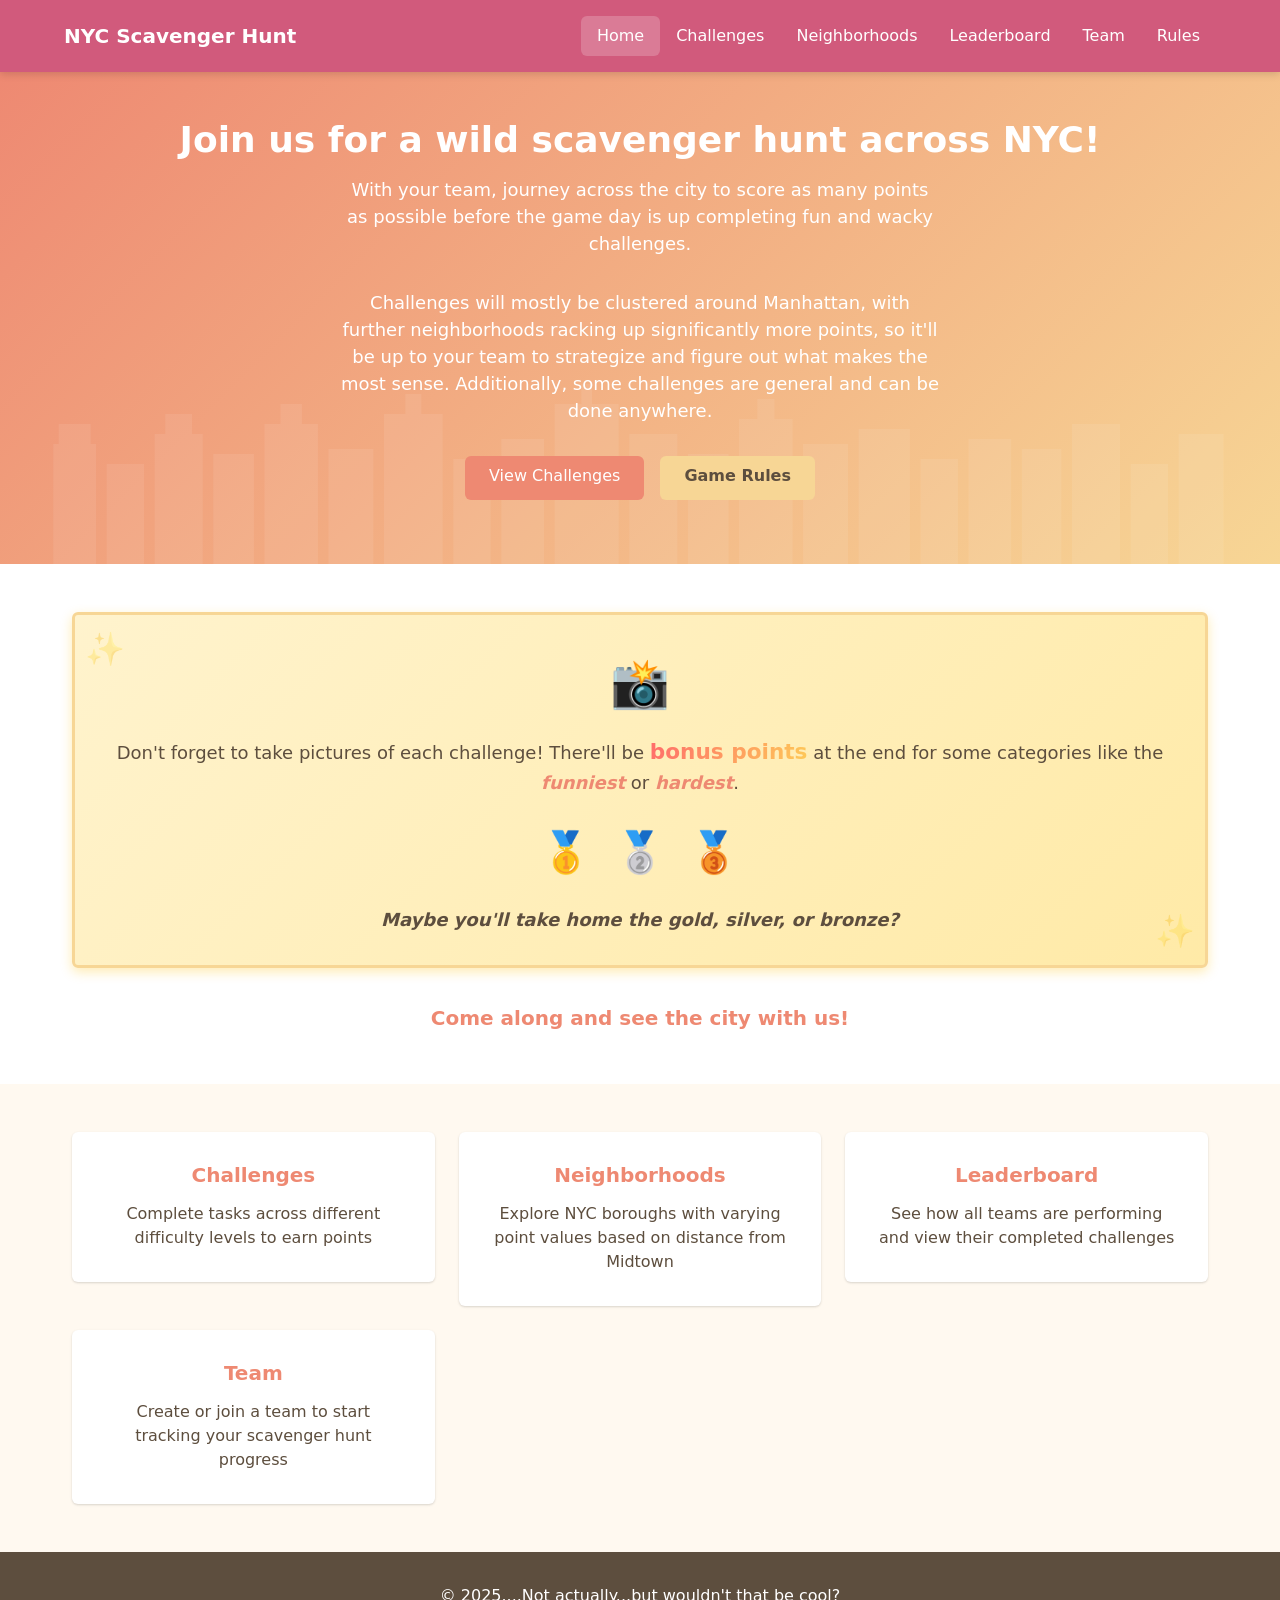
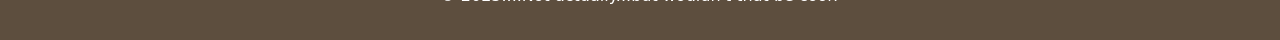
<file: index.html>
<!DOCTYPE html>
<html lang="en">

<head>
    <meta charset="UTF-8">
    <meta name="viewport" content="width=device-width, initial-scale=1.0">
    <meta name="description" content="NYC Scavenger Hunt - Explore the five boroughs and complete challenges">
    <title>NYC Scavenger Hunt</title>
    <link rel="icon" href="favicon.svg" type="image/svg+xml">
    <link rel="stylesheet" href="css/reset.css">
    <link rel="stylesheet" href="css/main.css">
</head>

<body>
    <main>
        <section class="hero">
            <div class="container">
                <h2>Join us for a wild scavenger hunt across NYC!</h2>
                <p>With your team, journey across the city to score as many points as possible before the game day is up
                    completing fun and wacky challenges. </p>
                <p> Challenges will mostly be clustered around Manhattan, with further neighborhoods racking up
                    significantly more points, so it'll be up to your team to strategize and figure out what makes the
                    most sense. Additionally, some challenges are general and can be done anywhere.</p>
                <div class="cta-buttons">
                    <a href="pages/challenges.html" class="btn btn-primary">View Challenges</a>
                    <a href="pages/rules.html" class="btn btn-secondary">Game Rules</a>
                </div>
            </div>
        </section>

        <section class="game-description">
            <div class="container">
                <div class="bonus-callout">
                    <div class="camera-icon">📸</div>
                    <p class="bonus-text">Don't forget to take pictures of each challenge! There'll be <span class="highlight-text">bonus points</span> at the end for some categories like the <em>funniest</em> or <em>hardest</em>.</p>
                    <div class="medals">
                        <span class="medal gold">🥇</span>
                        <span class="medal silver">🥈</span>
                        <span class="medal bronze">🥉</span>
                    </div>
                    <p class="tagline">Maybe you'll take home the gold, silver, or bronze?</p>
                </div>
                <div class="description-content">
                    <p><strong>Come along and see the city with us!</strong></p>
                </div>
            </div>
        </section>

        <section class="quick-info">
            <div class="container">
                <div class="info-grid">
                    <a href="pages/challenges.html" class="info-card-link">
                        <div class="info-card">
                            <h3>Challenges</h3>
                            <p>Complete tasks across different difficulty levels to earn points</p>
                        </div>
                    </a>
                    <a href="pages/neighborhoods.html" class="info-card-link">
                        <div class="info-card">
                            <h3>Neighborhoods</h3>
                            <p>Explore NYC boroughs with varying point values based on distance from Midtown</p>
                        </div>
                    </a>
                    <a href="pages/leaderboard.html" class="info-card-link">
                        <div class="info-card">
                            <h3>Leaderboard</h3>
                            <p>See how all teams are performing and view their completed challenges</p>
                        </div>
                    </a>
                    <a href="pages/team.html" class="info-card-link">
                        <div class="info-card">
                            <h3>Team</h3>
                            <p>Create or join a team to start tracking your scavenger hunt progress</p>
                        </div>
                    </a>
                </div>
            </div>
        </section>
    </main>

    <footer>
        <div class="container">
            <p>&copy; 2025....Not actually...but wouldn't that be cool?</p>
        </div>
    </footer>

    <script src="https://apis.google.com/js/api.js"></script>
    <script src="https://accounts.google.com/gsi/client"></script>

    <!-- Embedded challenge data -->
    <script src="js/data/challenges-easy-embedded.js"></script>
    <script src="js/data/challenges-medium-embedded.js"></script>
    <script src="js/data/challenges-hard-embedded.js"></script>
    <script src="js/data/challenges-location-embedded.js"></script>

    <script src="js/shared-nav.js"></script>
    <script src="js/sheets-integration.js"></script>
    <script src="js/auth.js"></script>
    <script src="js/nav.js"></script>
</body>

</html>
</file>
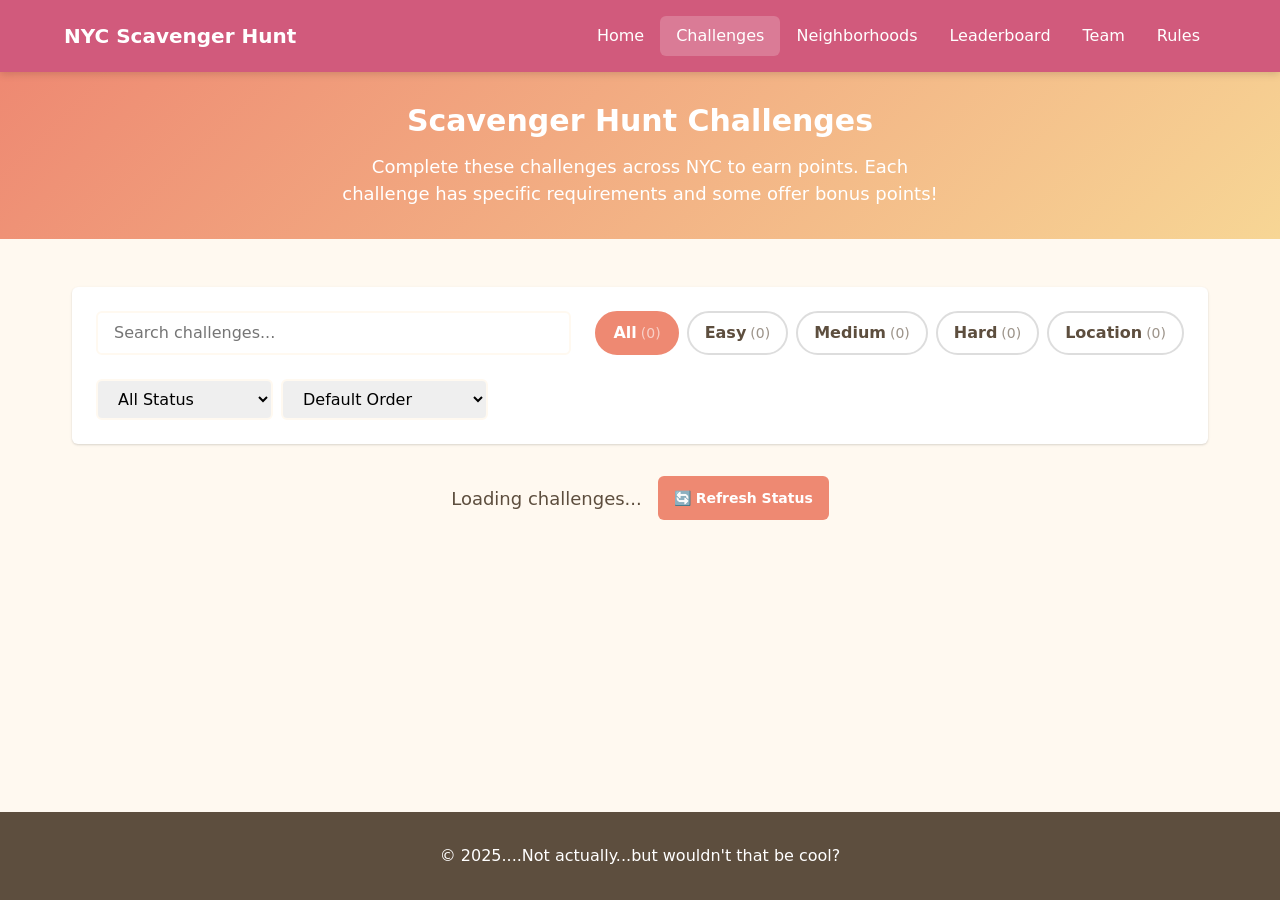
<file: pages/challenges.html>
<!DOCTYPE html>
<html lang="en">
<head>
    <meta charset="UTF-8">
    <meta name="viewport" content="width=device-width, initial-scale=1.0">
    <meta name="description" content="NYC Scavenger Hunt Challenges - View all available challenges and their point values">
    <title>Challenges - NYC Scavenger Hunt</title>
    <link rel="icon" href="../favicon.svg" type="image/svg+xml">
    <link rel="stylesheet" href="../css/reset.css">
    <link rel="stylesheet" href="../css/main.css">
    <link rel="stylesheet" href="../css/challenges.css">
    <link rel="stylesheet" href="../css/challenges-new-filters.css">
</head>
<body>
    <main>
        <section class="page-header">
            <div class="container">
                <h2>Scavenger Hunt Challenges</h2>
                <p>Complete these challenges across NYC to earn points. Each challenge has specific requirements and some offer bonus points!</p>
            </div>
        </section>

        <section class="challenges-section">
            <div class="container">
                <!-- Mobile: Floating Search FAB (Fixed Action Button) -->
                <button class="search-fab" id="mobile-search-fab" aria-label="Search and filter">
                    <span class="search-fab-icon">🔍</span>
                </button>

                <!-- Desktop: Filter Bar (always visible) -->
                <div class="desktop-filters">
                    <div class="search-box-desktop">
                        <input type="text" id="desktop-search" placeholder="Search challenges..." aria-label="Search challenges">
                    </div>

                    <div class="filter-chips-desktop">
                        <button class="filter-chip active" data-category="all">
                            All <span class="chip-count" id="desktop-count-all">(0)</span>
                        </button>
                        <button class="filter-chip" data-category="easy">
                            Easy <span class="chip-count" id="desktop-count-easy">(0)</span>
                        </button>
                        <button class="filter-chip" data-category="medium">
                            Medium <span class="chip-count" id="desktop-count-medium">(0)</span>
                        </button>
                        <button class="filter-chip" data-category="hard">
                            Hard <span class="chip-count" id="desktop-count-hard">(0)</span>
                        </button>
                        <button class="filter-chip" data-category="location-specific">
                            Location <span class="chip-count" id="desktop-count-location">(0)</span>
                        </button>
                    </div>

                    <div class="desktop-filters-dropdowns">
                        <select id="desktop-completion-filter" aria-label="Filter by completion status">
                            <option value="all">All Status</option>
                            <option value="not-completed">Not Completed</option>
                            <option value="completed">Completed</option>
                        </select>

                        <select id="desktop-points-sort" aria-label="Sort by points">
                            <option value="default">Default Order</option>
                            <option value="points-asc">Points: Low → High</option>
                            <option value="points-desc">Points: High → Low</option>
                        </select>
                    </div>
                </div>

                <!-- Mobile: Bottom Sheet with All Filters -->
                <div class="bottom-sheet-overlay" id="mobile-filters-overlay"></div>
                <div class="bottom-sheet" id="mobile-filters-sheet">
                    <div class="bottom-sheet-header">
                        <h3>Search & Filters</h3>
                        <button class="bottom-sheet-close" id="mobile-filters-close" aria-label="Close">×</button>
                    </div>
                    <div class="bottom-sheet-content">
                        <!-- Search -->
                        <div class="filter-section">
                            <label>Search</label>
                            <input type="text" id="mobile-search" placeholder="Search challenges..." aria-label="Search challenges">
                        </div>

                        <!-- Difficulty -->
                        <div class="filter-section">
                            <label>Difficulty</label>
                            <div class="filter-chips-mobile">
                                <button class="filter-chip active" data-category="all">
                                    All <span class="chip-count" id="mobile-count-all">(0)</span>
                                </button>
                                <button class="filter-chip" data-category="easy">
                                    Easy <span class="chip-count" id="mobile-count-easy">(0)</span>
                                </button>
                                <button class="filter-chip" data-category="medium">
                                    Medium <span class="chip-count" id="mobile-count-medium">(0)</span>
                                </button>
                                <button class="filter-chip" data-category="hard">
                                    Hard <span class="chip-count" id="mobile-count-hard">(0)</span>
                                </button>
                                <button class="filter-chip" data-category="location-specific">
                                    Location <span class="chip-count" id="mobile-count-location">(0)</span>
                                </button>
                            </div>
                        </div>

                        <!-- Status -->
                        <div class="filter-section">
                            <label for="mobile-completion-filter">Status</label>
                            <select id="mobile-completion-filter" aria-label="Filter by completion status">
                                <option value="all">All Challenges</option>
                                <option value="not-completed">Not Completed</option>
                                <option value="completed">Completed Only</option>
                            </select>
                        </div>

                        <!-- Sort -->
                        <div class="filter-section">
                            <label for="mobile-points-sort">Sort by Points</label>
                            <select id="mobile-points-sort" aria-label="Sort by points">
                                <option value="default">Default Order</option>
                                <option value="points-asc">Points: Low to High</option>
                                <option value="points-desc">Points: High to Low</option>
                            </select>
                        </div>

                        <div class="filter-panel-actions">
                            <button id="mobile-clear-filters" class="btn btn-secondary">Clear All</button>
                            <button id="mobile-apply-filters" class="btn btn-primary">Apply</button>
                        </div>
                    </div>
                </div>

                <!-- Results Summary -->
                <div class="results-summary">
                    <p id="results-count">Loading challenges...</p>
                    <div style="display: flex; gap: 10px;">
                        <button id="refresh-status-btn" class="btn-refresh-status" title="Refresh completion status">
                            🔄 Refresh Status
                        </button>
                        <button id="export-csv-btn" class="btn-refresh-status" title="Export challenges to CSV" style="display: none;">
                            📥 Export CSV
                        </button>
                    </div>
                </div>

                <!-- Challenges Grid -->
                <div class="challenges-grid" id="challenges-container">
                    <!-- Challenges will be loaded here by JavaScript -->
                </div>

                <!-- No Results Message -->
                <div class="no-results" id="no-results" style="display: none;">
                    <h3>No challenges found</h3>
                    <p>Try adjusting your search terms or filters to find more challenges.</p>
                </div>
            </div>
        </section>
    </main>

    <footer>
        <div class="container">
            <p>&copy; 2025....Not actually...but wouldn't that be cool?</p>
        </div>
    </footer>

    <!-- Embedded challenge data for file:// protocol compatibility -->
    <script src="../js/data/challenges-easy-embedded.js"></script>
    <script src="../js/data/challenges-medium-embedded.js"></script>
    <script src="../js/data/challenges-hard-embedded.js"></script>
    <script src="../js/data/challenges-location-embedded.js"></script>
    
    <script src="https://apis.google.com/js/api.js"></script>
    <script src="https://accounts.google.com/gsi/client"></script>
    <script src="../js/toast.js"></script>
    <script src="../js/location-manager.js"></script>
    <script src="../js/shared-nav.js"></script>
    <script src="../js/sheets-integration.js"></script>
    <script src="../js/drive-manager.js"></script>
    <script src="../js/auth.js"></script>
    <script src="../js/sign-in-modal.js"></script>
    <script src="../js/nav.js"></script>
    <script src="../js/challenges.js"></script>
</body>
</html>
</file>
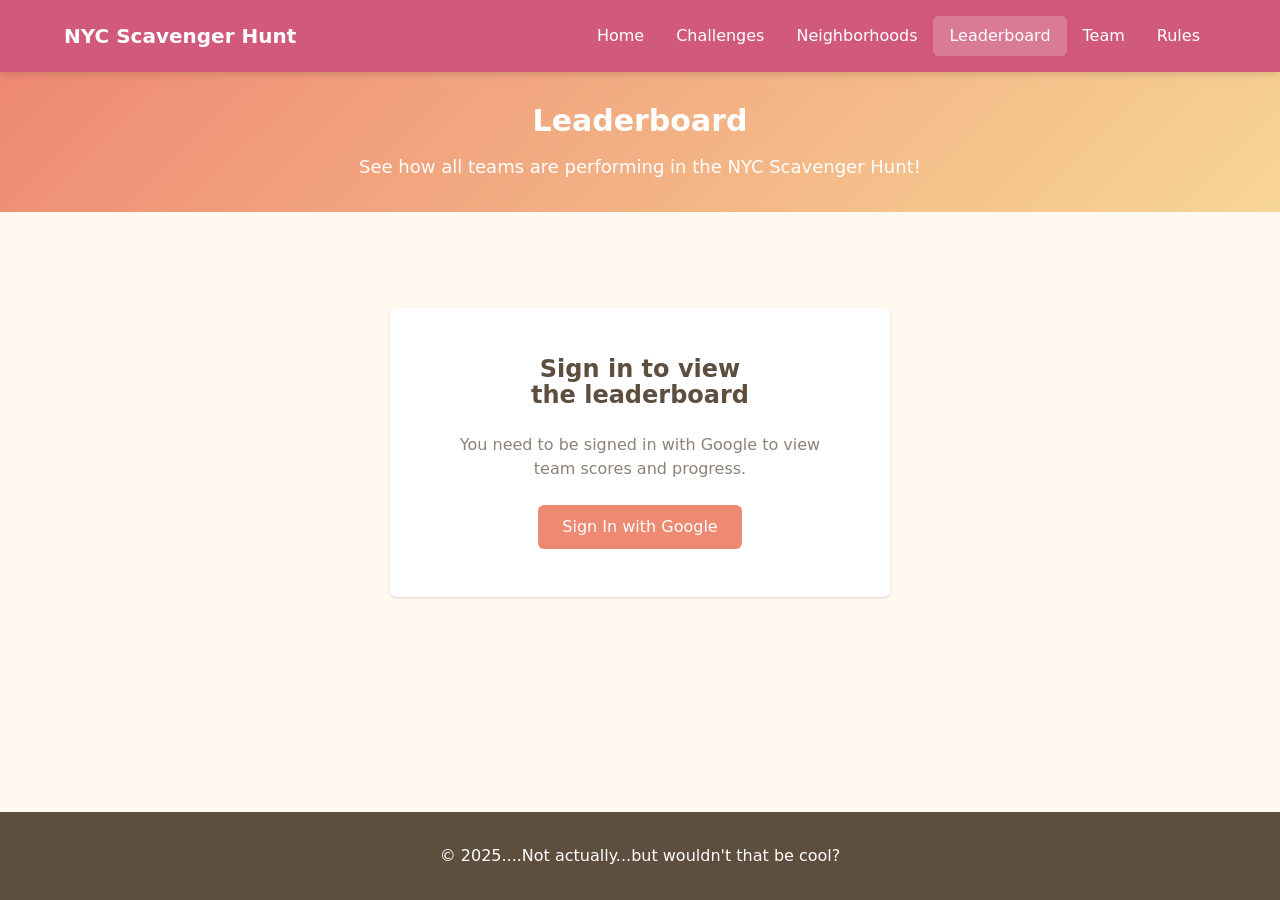
<file: pages/leaderboard.html>
<!DOCTYPE html>
<html lang="en">
<head>
    <meta charset="UTF-8">
    <meta name="viewport" content="width=device-width, initial-scale=1.0">
    <meta name="description" content="NYC Scavenger Hunt Leaderboard - View team rankings and scores">
    <title>Leaderboard - NYC Scavenger Hunt</title>
    <link rel="icon" href="../favicon.svg" type="image/svg+xml">
    <link rel="stylesheet" href="../css/reset.css">
    <link rel="stylesheet" href="../css/main.css">
    <link rel="stylesheet" href="../css/leaderboard.css">
</head>
<body>
    <main>
        <section class="page-header">
            <div class="container">
                <h2>Leaderboard</h2>
                <p>See how all teams are performing in the NYC Scavenger Hunt!</p>
            </div>
        </section>

        <!-- Main leaderboard section -->
        <section class="leaderboard-section">
            <div class="container">
                <!-- Loading state -->
                <div id="loadingState" class="loading-container">
                    <div style="text-align: center; padding: 60px 20px;">
                        <div class="loading-spinner"></div>
                        <p style="color: #666; font-size: 18px; margin-top: 20px;">Loading team scores...</p>
                    </div>
                </div>

                <!-- Auth prompt (shown when not authenticated) -->
                <div id="authPrompt" class="auth-prompt" style="display: none;">
                    <div class="auth-card">
                        <h3>Sign in to view the leaderboard</h3>
                        <p>You need to be signed in with Google to view team scores and progress.</p>
                        <button onclick="window.Auth.signIn()" class="btn btn-primary">Sign In with Google</button>
                    </div>
                </div>

                <!-- Leaderboard content -->
                <div id="leaderboardContent" style="display: none;">
                    <!-- Last updated info -->
                    <div class="update-info">
                        <button onclick="refreshLeaderboard()" class="btn btn-secondary btn-refresh">
                            🔄 Refresh
                        </button>
                        <span class="last-updated" id="lastUpdated"></span>
                    </div>

                    <!-- Team scores table -->
                    <div class="leaderboard-table-container">
                        <table class="leaderboard-table">
                            <thead>
                                <tr>
                                    <th>Rank</th>
                                    <th>Team</th>
                                    <th>Total Score</th>
                                    <th>Challenges</th>
                                    <th>Base Points</th>
                                    <th>Neighborhood Bonus</th>
                                    <th>Other Bonus</th>
                                    <th>Actions</th>
                                </tr>
                            </thead>
                            <tbody id="leaderboardTableBody">
                                <!-- Team rows will be populated here -->
                            </tbody>
                        </table>
                    </div>

                    <!-- No teams message -->
                    <div class="no-teams" id="noTeams" style="display: none;">
                        <p>No teams found. Teams will appear here once they start completing challenges.</p>
                    </div>
                </div>
            </div>
        </section>

        <!-- Team Detail Modal -->
        <div class="modal-overlay" id="teamModalOverlay" style="display: none;">
            <div class="modal">
                <div class="modal-header">
                    <h3 id="teamModalTitle">Team Details</h3>
                    <button class="modal-close" onclick="closeTeamModal()">&times;</button>
                </div>
                <div class="modal-body">
                    <div class="team-summary" id="teamSummary">
                        <!-- Team summary will be populated here -->
                    </div>
                    
                    <h4>Completed Challenges</h4>
                    <div class="challenges-list" id="teamChallengesList">
                        <!-- Challenge list will be populated here -->
                    </div>
                </div>
            </div>
        </div>
    </main>

    <footer>
        <div class="container">
            <p>&copy; 2025....Not actually...but wouldn't that be cool?</p>
        </div>
    </footer>

    <!-- Required scripts for Google API -->
    <script src="https://apis.google.com/js/api.js"></script>
    <script src="https://accounts.google.com/gsi/client"></script>

    <!-- App scripts -->
    <script src="../js/shared-nav.js"></script>
    <script src="../js/sheets-integration.js"></script>
    <script src="../js/auth.js"></script>
    <script src="../js/leaderboard.js"></script>
    <script src="../js/nav.js"></script>
</body>
</html>
</file>
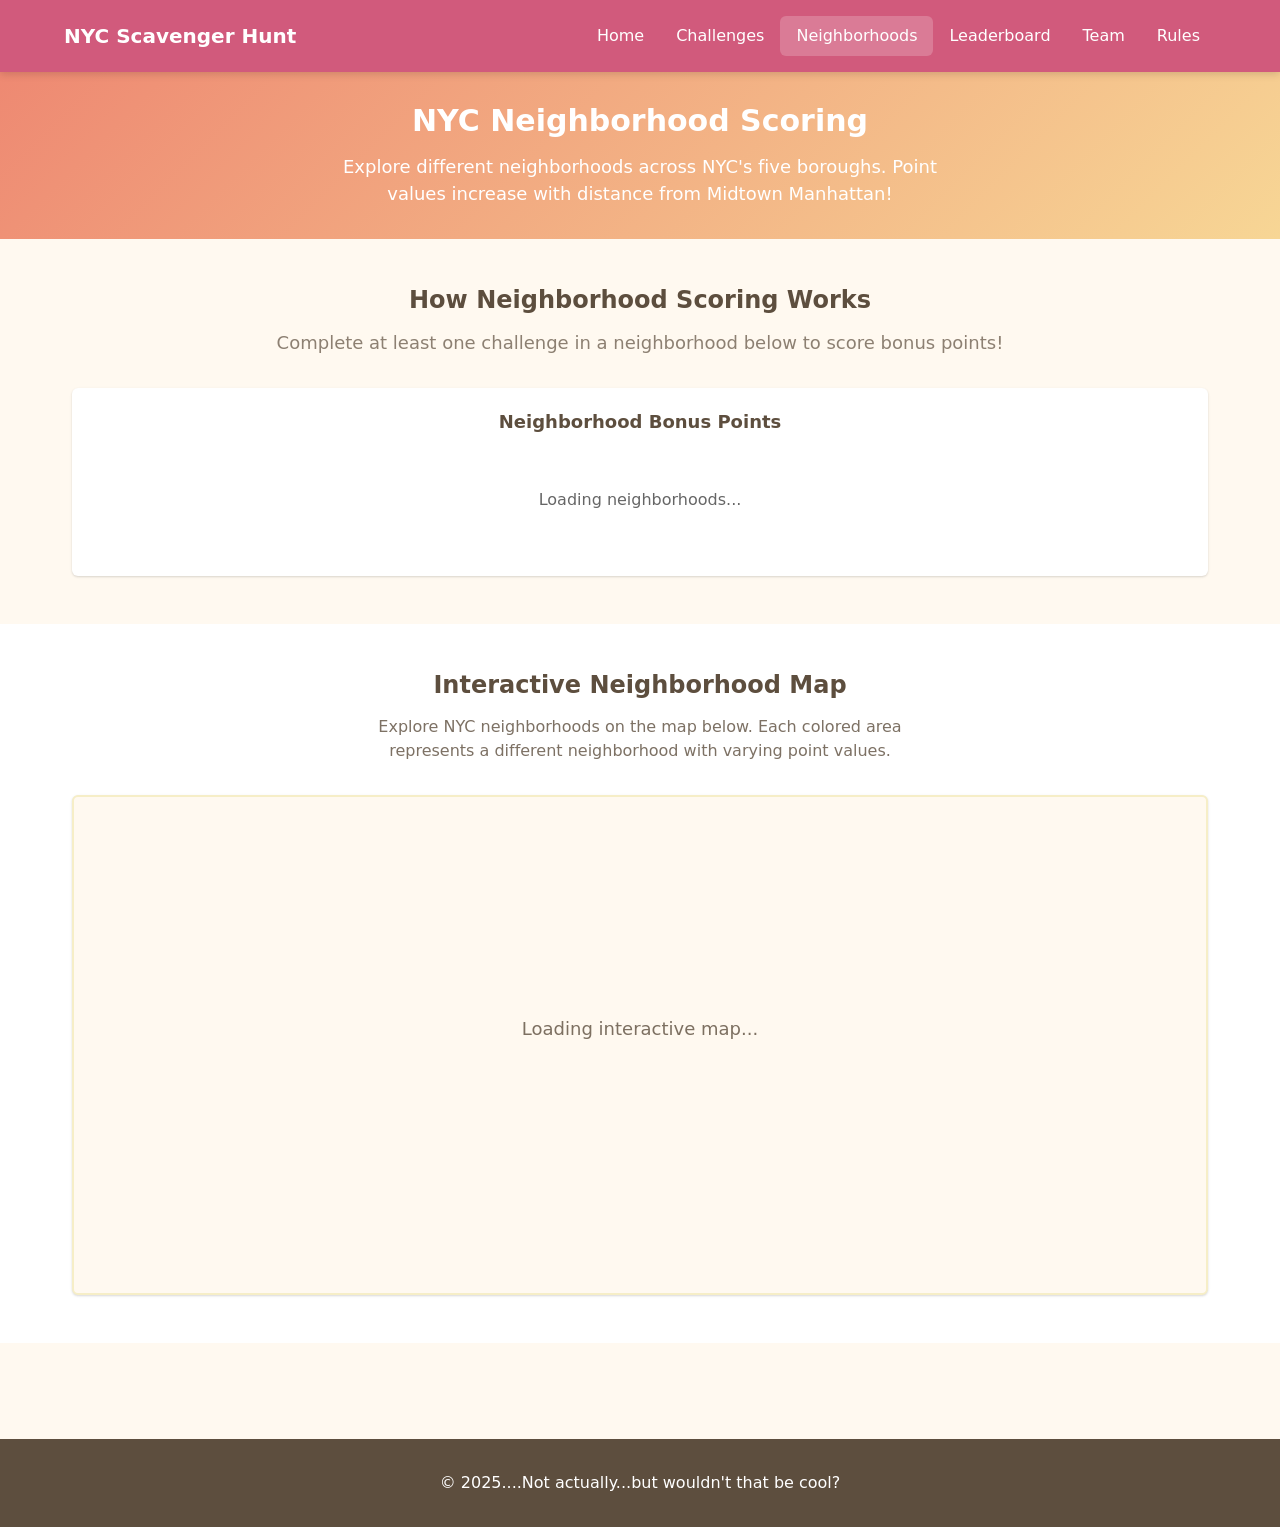
<file: pages/neighborhoods.html>
<!DOCTYPE html>
<html lang="en">

<head>
    <meta charset="UTF-8">
    <meta name="viewport" content="width=device-width, initial-scale=1.0">
    <meta name="description"
        content="NYC Scavenger Hunt Neighborhoods - View point values for different NYC neighborhoods">
    <title>Neighborhoods - NYC Scavenger Hunt</title>
    <link rel="icon" href="../favicon.svg" type="image/svg+xml">
    <link rel="stylesheet" href="../css/reset.css">
    <link rel="stylesheet" href="../css/main.css">
    <link rel="stylesheet" href="../css/neighborhoods.css">
</head>

<body>
    <main>
        <section class="page-header">
            <div class="container">
                <h2>NYC Neighborhood Scoring</h2>
                <p>Explore different neighborhoods across NYC's five boroughs. Point values increase with distance from
                    Midtown Manhattan!</p>
            </div>
        </section>

        <section class="scoring-explanation">
            <div class="container">
                <div class="scoring-info">
                    <h3>How Neighborhood Scoring Works</h3>
                    <p class="scoring-description">Complete at least one challenge in a neighborhood below to score
                        bonus points!</p>


                    <div class="neighborhoods-table">
                        <h4>Neighborhood Bonus Points</h4>
                        <button id="export-neighborhoods-csv-btn" class="btn-refresh-status" style="margin-bottom: 20px; display: none;" title="Export neighborhoods to CSV">
                            📥 Export CSV
                        </button>
                        <div style="text-align: center; padding: 40px 20px; color: #666;">
                            <p>Loading neighborhoods...</p>
                        </div>
                    </div>
                </div>
            </div>
        </section>

        <!-- Interactive Map Section -->
        <section class="map-section">
            <div class="container">
                <h3>Interactive Neighborhood Map</h3>
                <p>Explore NYC neighborhoods on the map below. Each colored area represents a different neighborhood with varying point values.</p>
                <div id="map-container" class="map-container">
                    <div class="map-placeholder">
                        <p>Loading interactive map...</p>
                    </div>
                </div>
            </div>
        </section>

        <section class="neighborhoods-section">
            <div class="container">
                <!-- <div class="borough-filter">
                    <h3>Filter by Borough</h3>
                    <div class="filter-buttons">
                        <button class="filter-btn active" data-borough="all">All Boroughs</button>
                        <button class="filter-btn" data-borough="manhattan">Manhattan</button>
                        <button class="filter-btn" data-borough="queens">Queens</button>
                        <button class="filter-btn" data-borough="brooklyn">Brooklyn</button>
                        <button class="filter-btn" data-borough="bronx">Bronx</button>
                        <button class="filter-btn" data-borough="staten-island">Staten Island</button>
                    </div>
                </div> -->

                <div class="neighborhoods-container" id="neighborhoods-container">
                    <!-- Neighborhoods will be loaded here by JavaScript -->
                </div>
            </div>
        </section>
    </main>

    <footer>
        <div class="container">
            <p>&copy; 2025....Not actually...but wouldn't that be cool?</p>
        </div>
    </footer>

    <!-- Apple MapKit JS -->
    <script src="https://cdn.apple-mapkit.com/mk/5.x.x/mapkit.js"></script>
    
    <!-- Neighborhood data -->
    <script src="../js/data/neighborhood_data.js"></script>
    
    <script src="https://apis.google.com/js/api.js"></script>
    <script src="https://accounts.google.com/gsi/client"></script>
    <script src="../js/shared-nav.js"></script>
    <script src="../js/sheets-integration.js"></script>
    <script src="../js/auth.js"></script>
    <script src="../js/sign-in-modal.js"></script>
    <script src="../js/nav.js"></script>
    <script src="../js/neighborhoods.js"></script>
</body>

</html>
</file>
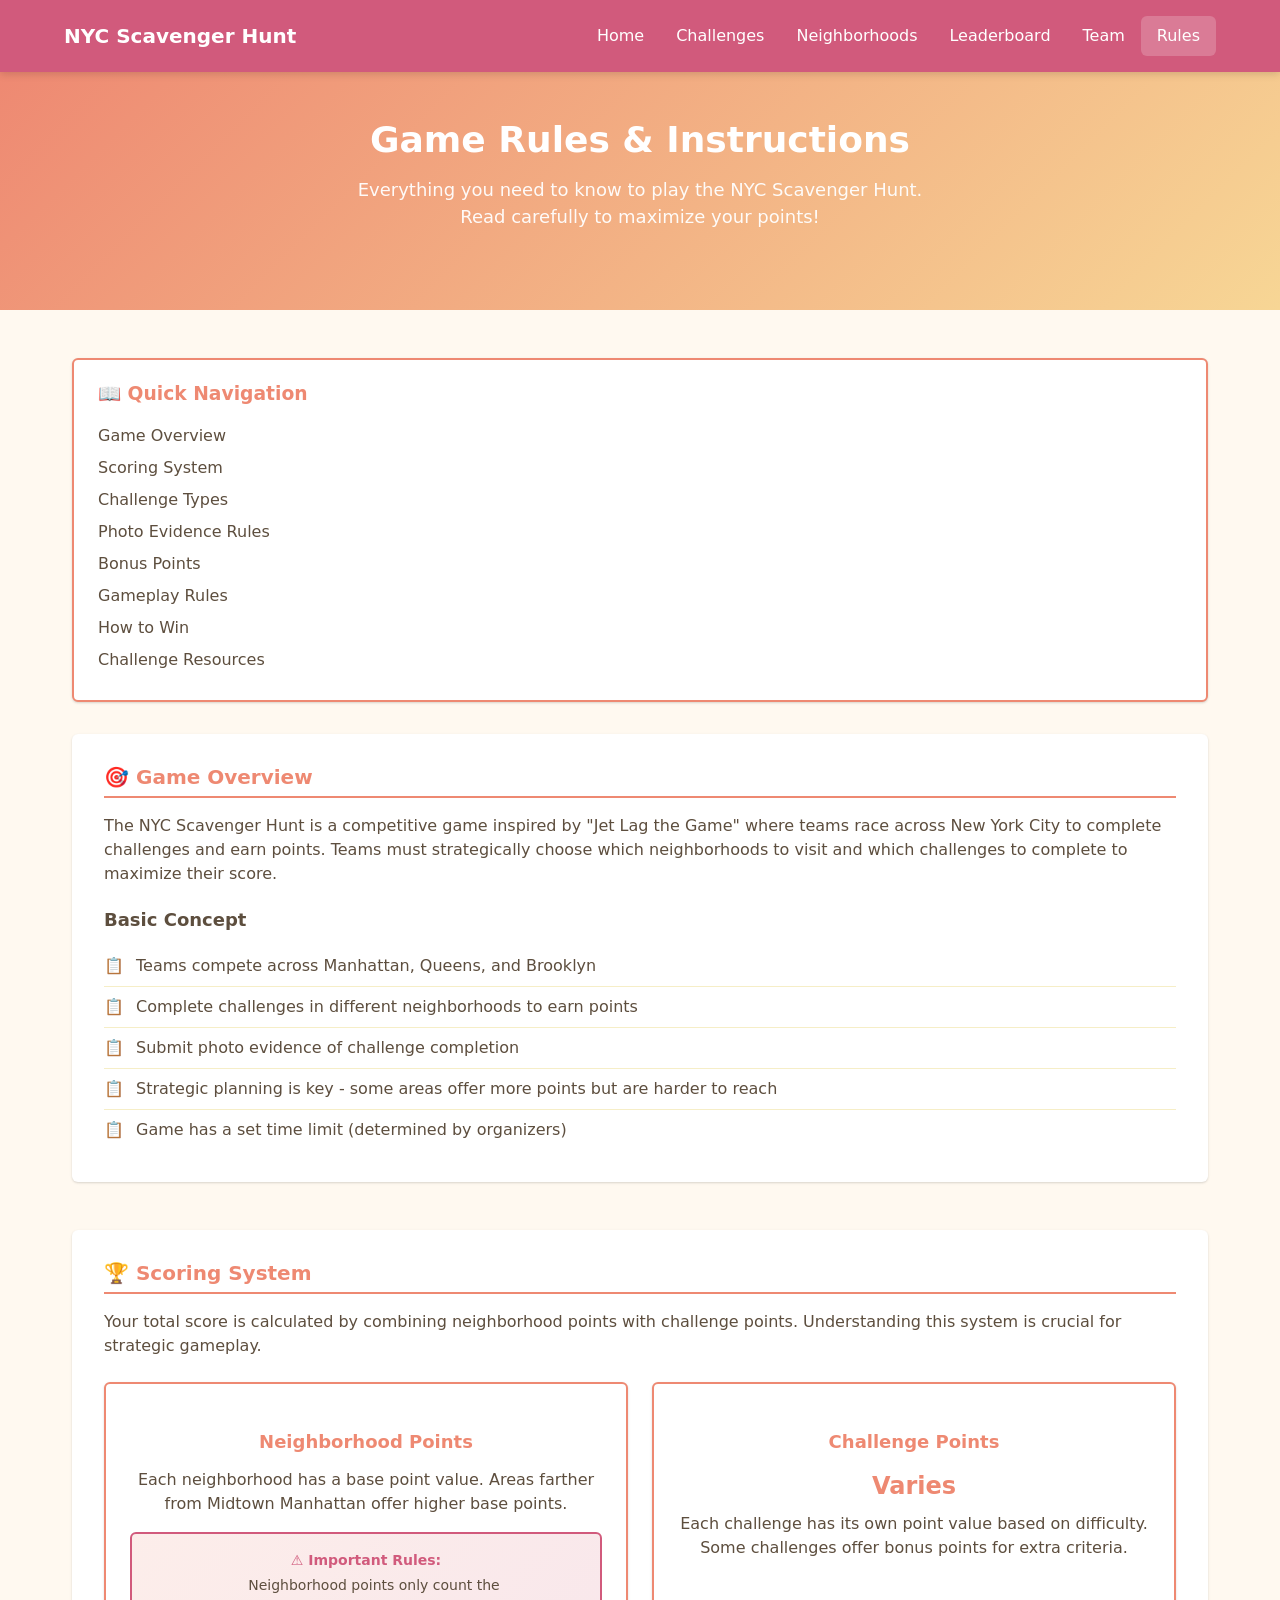
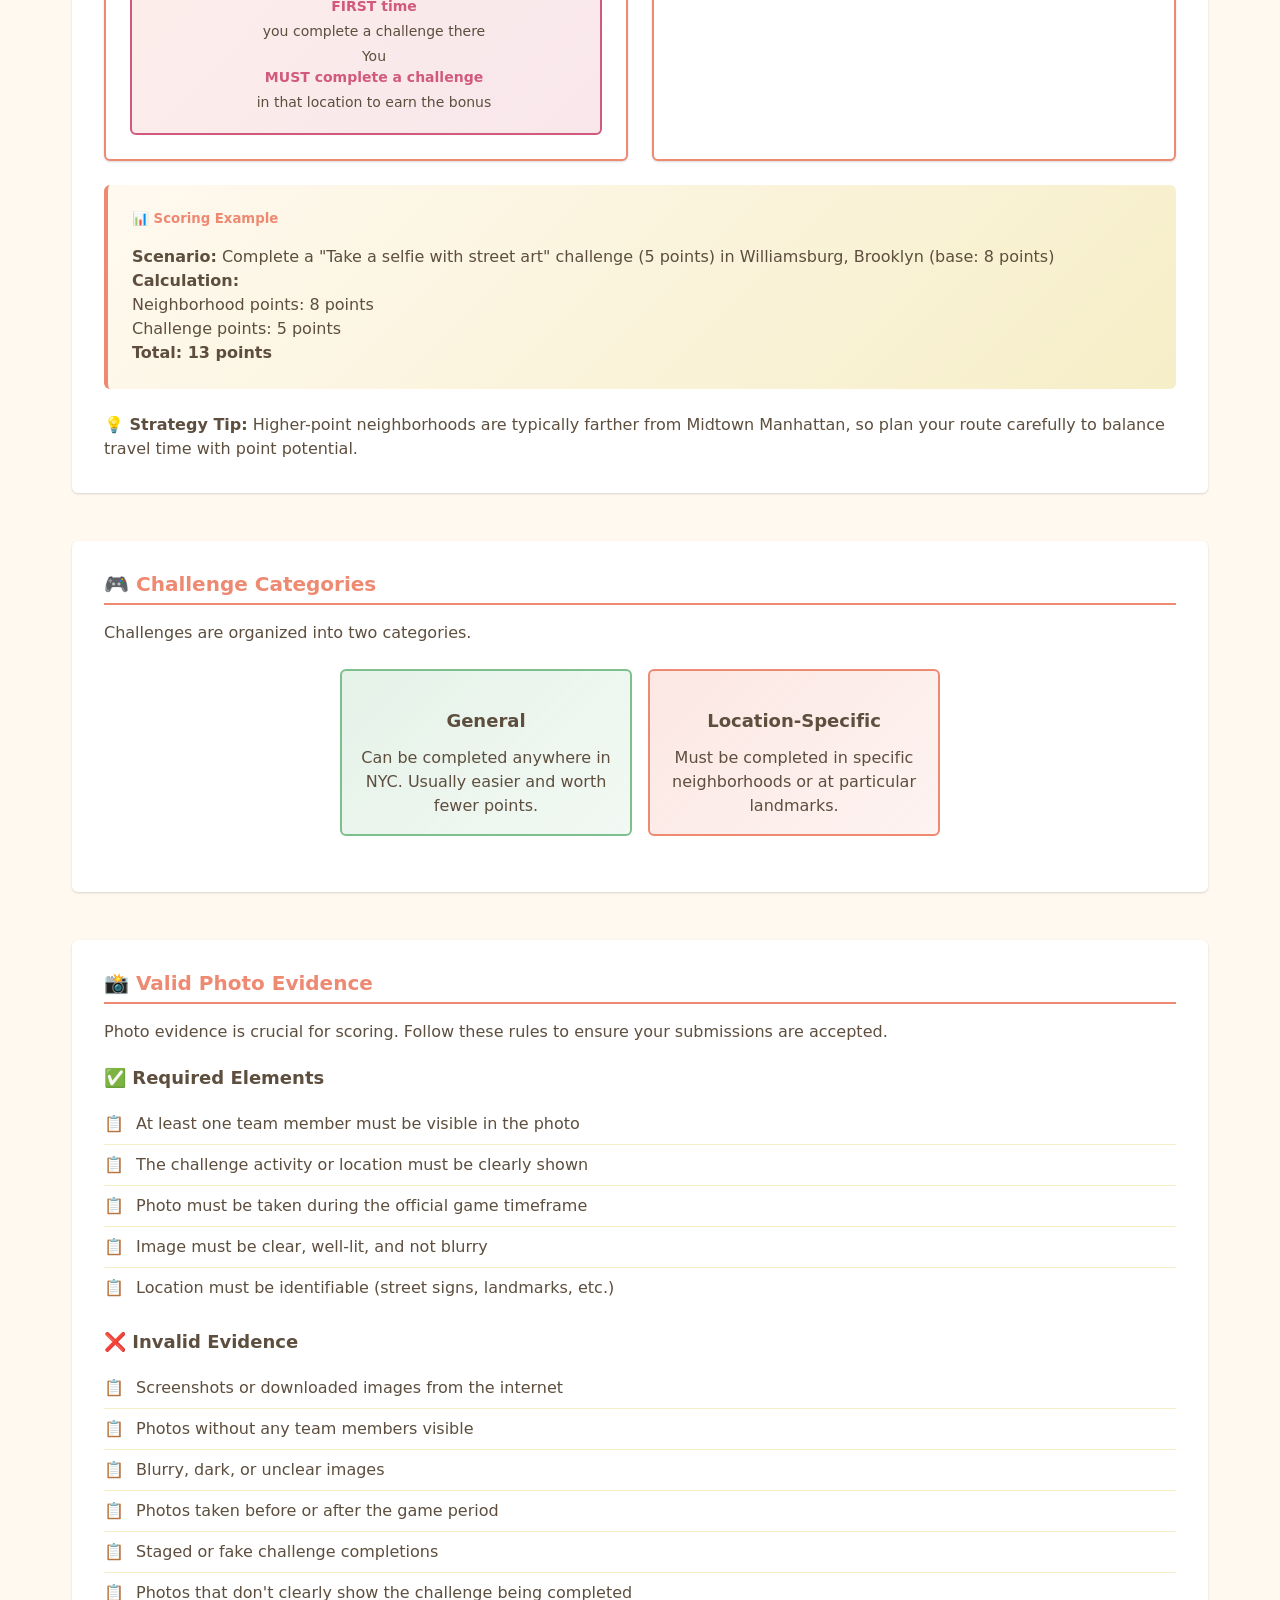
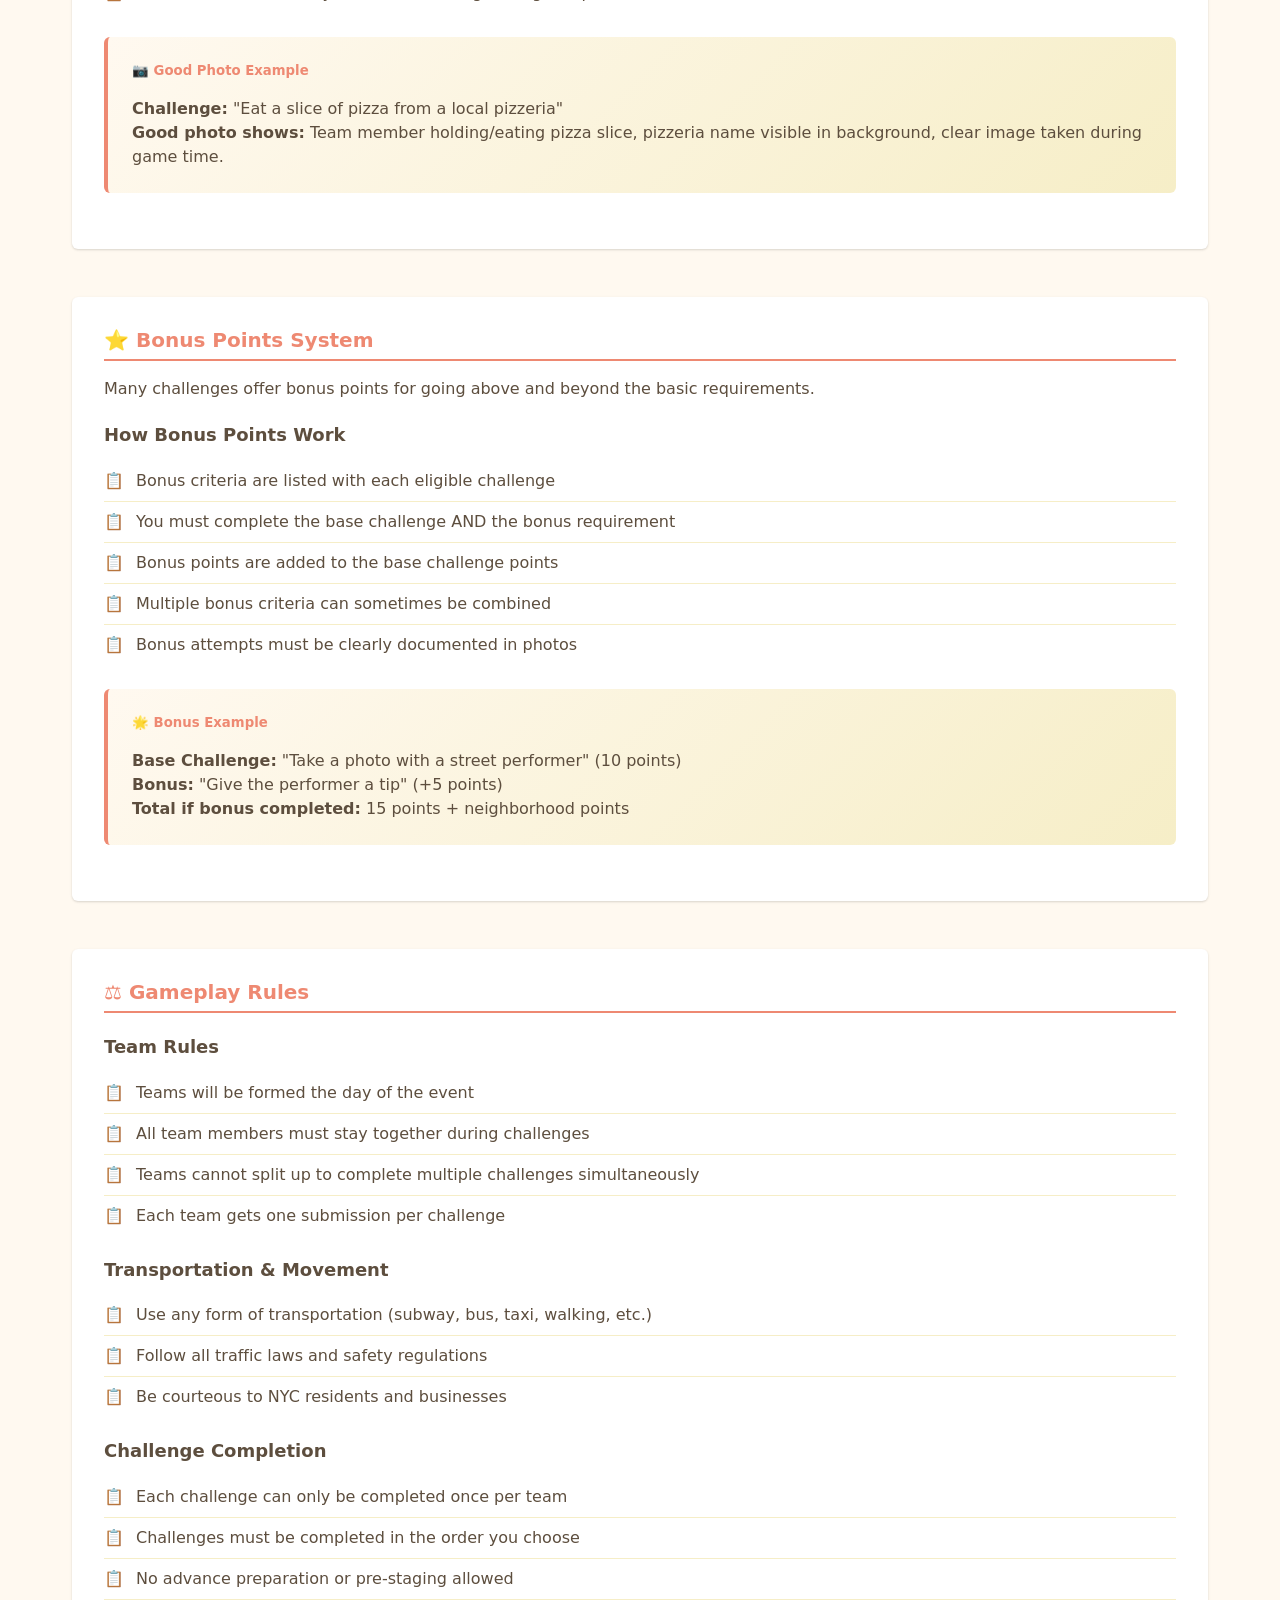
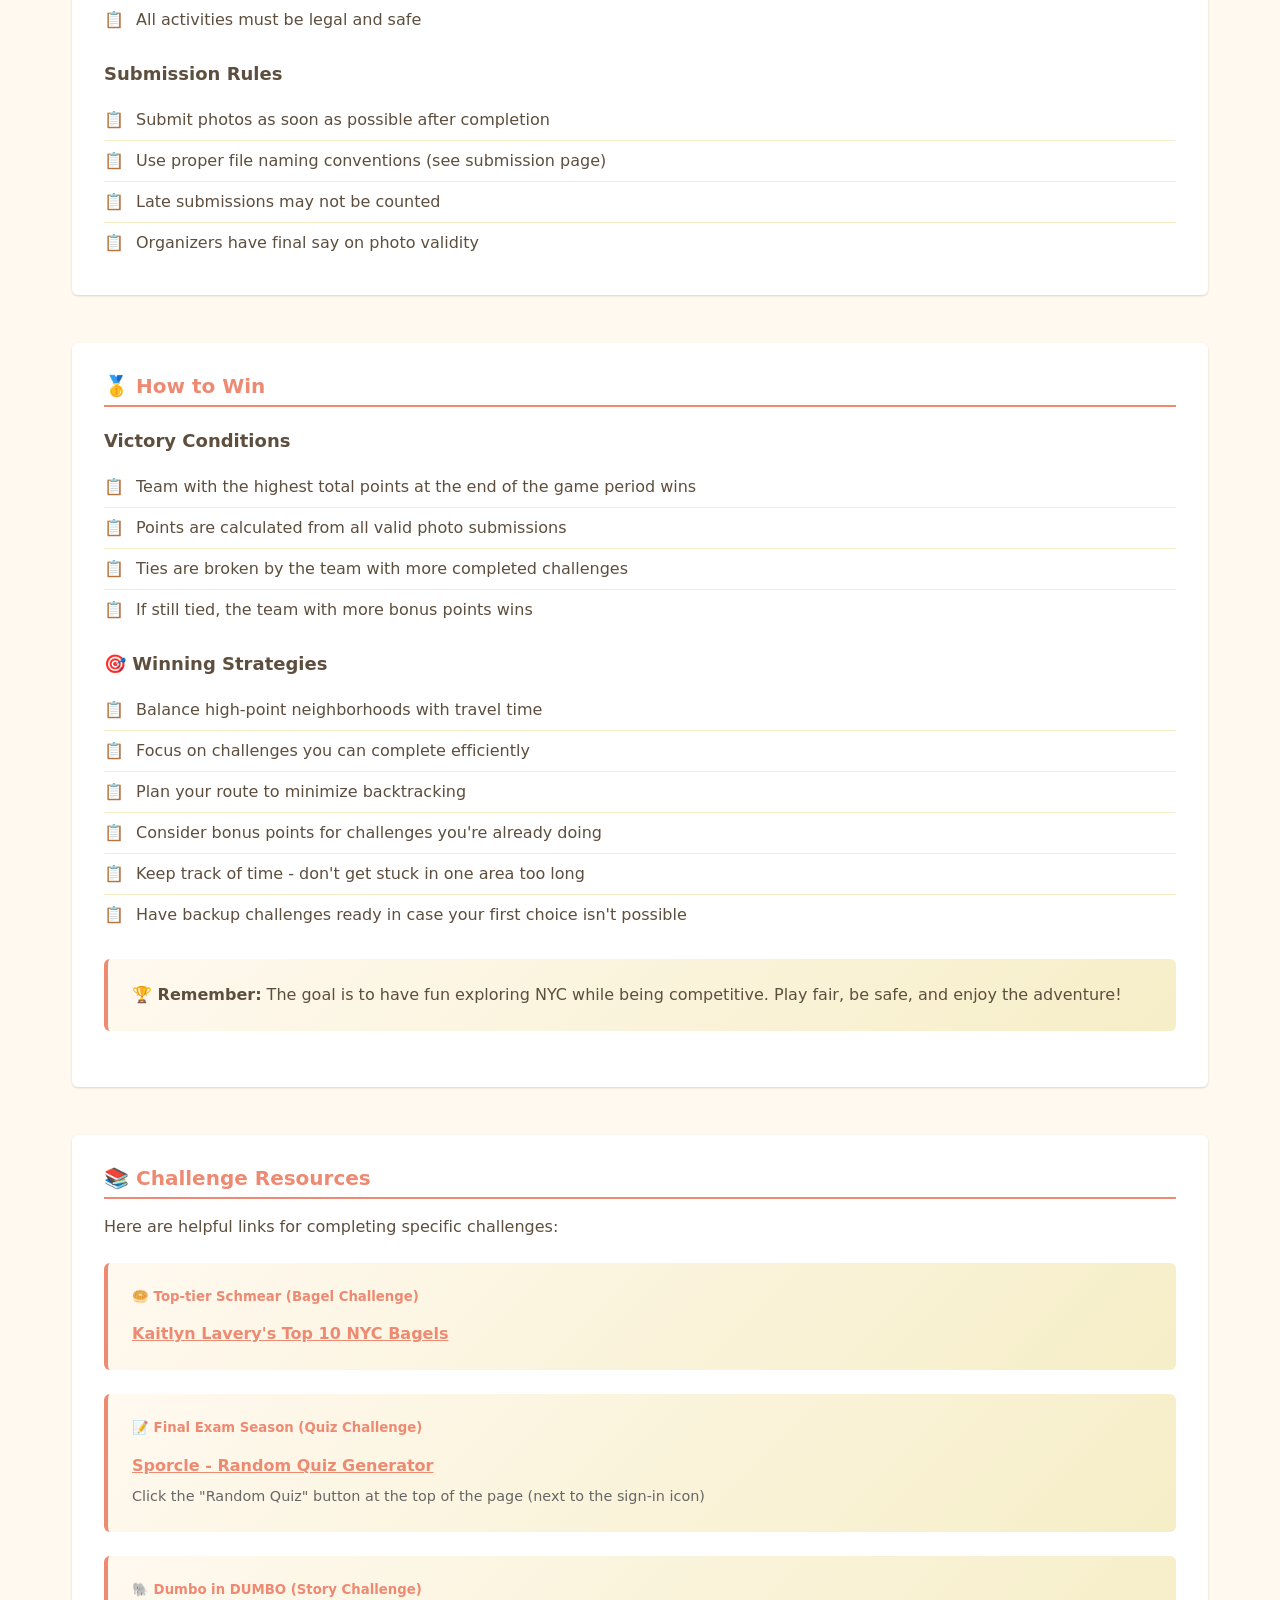
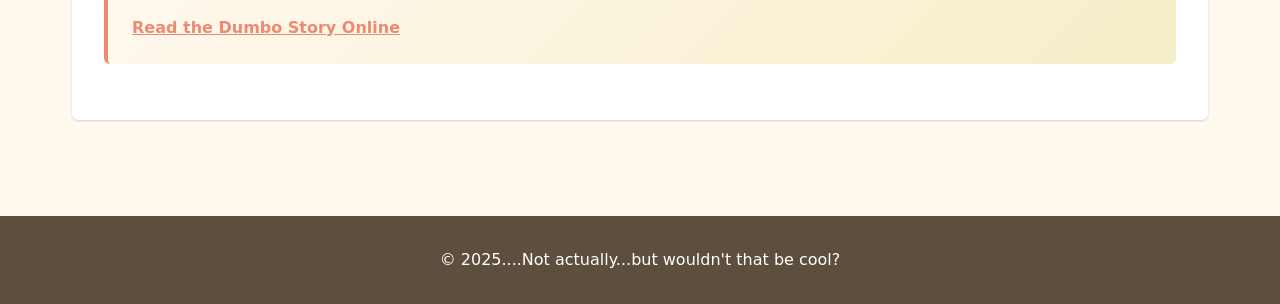
<file: pages/rules.html>
<!DOCTYPE html>
<html lang="en">
<head>
    <meta charset="UTF-8">
    <meta name="viewport" content="width=device-width, initial-scale=1.0">
    <meta name="description" content="NYC Scavenger Hunt Rules - Learn how to play and score points in our city-wide game">
    <title>Game Rules - NYC Scavenger Hunt</title>
    <link rel="icon" href="../favicon.svg" type="image/svg+xml">
    <link rel="stylesheet" href="../css/reset.css">
    <link rel="stylesheet" href="../css/main.css">
    <style>
        /* Rules page specific styles */
        .rules-hero {
            background: linear-gradient(135deg, var(--primary-color), var(--secondary-color));
            color: var(--white);
            padding: var(--spacing-2xl) 0;
            text-align: center;
        }

        .rules-hero h2 {
            font-size: var(--font-size-3xl);
            margin-bottom: var(--spacing-md);
        }

        .rules-hero p {
            font-size: var(--font-size-lg);
            margin-bottom: var(--spacing-xl);
            max-width: 600px;
            margin-left: auto;
            margin-right: auto;
            opacity: 0.95;
        }

        .rules-content {
            padding: var(--spacing-2xl) 0;
        }

        .rules-section {
            margin-bottom: var(--spacing-2xl);
        }

        .rules-card {
            background-color: var(--card-bg);
            border-radius: var(--border-radius);
            box-shadow: var(--box-shadow);
            padding: var(--spacing-xl);
            margin-bottom: var(--spacing-lg);
        }

        .rules-card h3 {
            color: var(--primary-color);
            font-size: var(--font-size-xl);
            margin-bottom: var(--spacing-md);
            border-bottom: 2px solid var(--primary-color);
            padding-bottom: var(--spacing-sm);
        }

        .rules-card h4 {
            color: var(--dark-color);
            font-size: var(--font-size-lg);
            margin: var(--spacing-lg) 0 var(--spacing-md) 0;
        }

        .rules-list {
            list-style: none;
            padding: 0;
        }

        .rules-list li {
            padding: var(--spacing-sm) 0;
            border-bottom: 1px solid var(--accent-warm);
            position: relative;
            padding-left: var(--spacing-xl);
        }

        .rules-list li:last-child {
            border-bottom: none;
        }

        .rules-list li::before {
            content: "📋";
            position: absolute;
            left: 0;
            top: var(--spacing-sm);
        }

        .scoring-grid {
            display: grid;
            gap: var(--spacing-lg);
            grid-template-columns: 1fr;
            margin: var(--spacing-lg) 0;
        }

        .scoring-card {
            background: var(--card-bg);
            border: 2px solid var(--primary-color);
            border-radius: var(--border-radius);
            padding: var(--spacing-lg);
            text-align: center;
            box-shadow: var(--box-shadow);
        }

        .scoring-card h4 {
            color: var(--primary-color);
            margin-bottom: var(--spacing-md);
        }

        .scoring-card p {
            color: var(--dark-color);
        }

        .points-display {
            font-size: var(--font-size-2xl);
            font-weight: bold;
            color: var(--primary-color);
            margin: var(--spacing-sm) 0;
        }

        .example-box {
            background: linear-gradient(135deg, var(--light-color), var(--accent-warm));
            border-left: 4px solid var(--primary-color);
            padding: var(--spacing-lg);
            margin: var(--spacing-lg) 0;
            border-radius: var(--border-radius);
        }

        .example-box h5 {
            color: var(--primary-color);
            margin-bottom: var(--spacing-md);
        }

        .challenge-categories {
            display: grid;
            gap: var(--spacing-md);
            grid-template-columns: 1fr;
            margin: var(--spacing-lg) 0;
        }

        .category-card {
            background-color: var(--card-bg);
            border: 2px solid;
            border-radius: var(--border-radius);
            padding: var(--spacing-md);
            text-align: center;
        }

        .category-general {
            border-color: var(--success-color);
            background: linear-gradient(135deg, rgba(126, 191, 142, 0.2), rgba(126, 191, 142, 0.1));
        }

        .category-medium {
            border-color: var(--secondary-color);
            background: linear-gradient(135deg, var(--accent-warm), rgba(247, 214, 149, 0.3));
        }

        .category-hard {
            border-color: var(--danger-color);
            background: linear-gradient(135deg, rgba(209, 90, 124, 0.2), rgba(209, 90, 124, 0.1));
        }

        .category-location {
            border-color: var(--primary-color);
            background: linear-gradient(135deg, rgba(238, 137, 114, 0.2), rgba(238, 137, 114, 0.1));
        }

        .toc {
            background: var(--card-bg);
            border-radius: var(--border-radius);
            padding: var(--spacing-lg);
            margin-bottom: var(--spacing-xl);
            border: 2px solid var(--primary-color);
            box-shadow: var(--box-shadow);
        }

        .toc h3 {
            margin-bottom: var(--spacing-md);
            color: var(--primary-color);
        }

        .toc ul {
            list-style: none;
            padding: 0;
        }

        .toc li {
            padding: var(--spacing-xs) 0;
        }

        .toc a {
            color: var(--dark-color);
            text-decoration: none;
            transition: var(--transition);
        }

        .toc a:hover {
            color: var(--primary-color);
            text-decoration: underline;
        }

        /* Responsive adjustments */
        @media (min-width: 768px) {
            .scoring-grid {
                grid-template-columns: repeat(2, 1fr);
            }

            .challenge-categories {
                grid-template-columns: repeat(2, 1fr);
                max-width: 600px;
                margin-left: auto;
                margin-right: auto;
            }

            .rules-hero h2 {
                font-size: var(--font-size-4xl);
            }
        }

        @media (min-width: 1024px) {
            .challenge-categories {
                grid-template-columns: repeat(2, 1fr);
            }
        }
    </style>
</head>
<body>
    <main>
        <section class="rules-hero">
            <div class="container">
                <h2>Game Rules & Instructions</h2>
                <p>Everything you need to know to play the NYC Scavenger Hunt. Read carefully to maximize your points!</p>
            </div>
        </section>

        <section class="rules-content">
            <div class="container">
                <!-- Table of Contents -->
                <div class="toc">
                    <h3>📖 Quick Navigation</h3>
                    <ul>
                        <li><a href="#game-overview">Game Overview</a></li>
                        <li><a href="#scoring-system">Scoring System</a></li>
                        <li><a href="#challenge-types">Challenge Types</a></li>
                        <li><a href="#photo-evidence">Photo Evidence Rules</a></li>
                        <li><a href="#bonus-points">Bonus Points</a></li>
                        <li><a href="#gameplay-rules">Gameplay Rules</a></li>
                        <li><a href="#winning">How to Win</a></li>
                        <li><a href="#resources">Challenge Resources</a></li>
                    </ul>
                </div>

                <!-- Game Overview -->
                <div class="rules-section" id="game-overview">
                    <div class="rules-card">
                        <h3>🎯 Game Overview</h3>
                        <p>The NYC Scavenger Hunt is a competitive game inspired by "Jet Lag the Game" where teams race across New York City to complete challenges and earn points. Teams must strategically choose which neighborhoods to visit and which challenges to complete to maximize their score.</p>
                        
                        <h4>Basic Concept</h4>
                        <ul class="rules-list">
                            <li>Teams compete across Manhattan, Queens, and Brooklyn</li>
                            <li>Complete challenges in different neighborhoods to earn points</li>
                            <li>Submit photo evidence of challenge completion</li>
                            <li>Strategic planning is key - some areas offer more points but are harder to reach</li>
                            <li>Game has a set time limit (determined by organizers)</li>
                        </ul>
                    </div>
                </div>

                <!-- Scoring System -->
                <div class="rules-section" id="scoring-system">
                    <div class="rules-card">
                        <h3>🏆 Scoring System</h3>
                        <p>Your total score is calculated by combining neighborhood points with challenge points. Understanding this system is crucial for strategic gameplay.</p>
                        
                        <div class="scoring-grid">
                            <div class="scoring-card">
                                <h4>Neighborhood Points</h4>
                                <p>Each neighborhood has a base point value. Areas farther from Midtown Manhattan offer higher base points.</p>
                                <div class="rules-note">
                                    <strong>⚠️ Important Rules:</strong>
                                    <ul>
                                        <li>Neighborhood points only count the <strong>FIRST time</strong> you complete a challenge there</li>
                                        <li>You <strong>MUST complete a challenge</strong> in that location to earn the bonus</li>
                                    </ul>
                                </div>
                            </div>

                            <div class="scoring-card">
                                <h4>Challenge Points</h4>
                                <div class="points-display">Varies</div>
                                <p>Each challenge has its own point value based on difficulty. Some challenges offer bonus points for extra criteria.</p>
                            </div>
                        </div>

                        <div class="example-box">
                            <h5>📊 Scoring Example</h5>
                            <p><strong>Scenario:</strong> Complete a "Take a selfie with street art" challenge (5 points) in Williamsburg, Brooklyn (base: 8 points)</p>
                            <p><strong>Calculation:</strong></p>
                            <ul>
                                <li>Neighborhood points: 8 points</li>
                                <li>Challenge points: 5 points</li>
                                <li><strong>Total: 13 points</strong></li>
                            </ul>
                        </div>

                        <div class="highlight">
                            <strong>💡 Strategy Tip:</strong> Higher-point neighborhoods are typically farther from Midtown Manhattan, so plan your route carefully to balance travel time with point potential.
                        </div>
                    </div>
                </div>

                <!-- Challenge Types -->
                <div class="rules-section" id="challenge-types">
                    <div class="rules-card">
                        <h3>🎮 Challenge Categories</h3>
                        <p>Challenges are organized into two categories.</p>
                        
                        <div class="challenge-categories">
                            <div class="category-card category-general">
                                <h4>General</h4>
                                <p>Can be completed anywhere in NYC. Usually easier and worth fewer points.</p>
                            </div>
                        
                            <div class="category-card category-location">
                                <h4>Location-Specific</h4>
                                <p>Must be completed in specific neighborhoods or at particular landmarks.</p>
                            </div>
                        </div>
                    </div>
                </div>

                <!-- Photo Evidence Rules -->
                <div class="rules-section" id="photo-evidence">
                    <div class="rules-card">
                        <h3>📸 Valid Photo Evidence</h3>
                        <p>Photo evidence is crucial for scoring. Follow these rules to ensure your submissions are accepted.</p>
                        
                        <h4>✅ Required Elements</h4>
                        <ul class="rules-list">
                            <li>At least one team member must be visible in the photo</li>
                            <li>The challenge activity or location must be clearly shown</li>
                            <li>Photo must be taken during the official game timeframe</li>
                            <li>Image must be clear, well-lit, and not blurry</li>
                            <li>Location must be identifiable (street signs, landmarks, etc.)</li>
                        </ul>

                        <h4>❌ Invalid Evidence</h4>
                        <ul class="rules-list">
                            <li>Screenshots or downloaded images from the internet</li>
                            <li>Photos without any team members visible</li>
                            <li>Blurry, dark, or unclear images</li>
                            <li>Photos taken before or after the game period</li>
                            <li>Staged or fake challenge completions</li>
                            <li>Photos that don't clearly show the challenge being completed</li>
                        </ul>

                        <div class="example-box">
                            <h5>📷 Good Photo Example</h5>
                            <p><strong>Challenge:</strong> "Eat a slice of pizza from a local pizzeria"</p>
                            <p><strong>Good photo shows:</strong> Team member holding/eating pizza slice, pizzeria name visible in background, clear image taken during game time.</p>
                        </div>
                    </div>
                </div>

                <!-- Bonus Points -->
                <div class="rules-section" id="bonus-points">
                    <div class="rules-card">
                        <h3>⭐ Bonus Points System</h3>
                        <p>Many challenges offer bonus points for going above and beyond the basic requirements.</p>
                        
                        <h4>How Bonus Points Work</h4>
                        <ul class="rules-list">
                            <li>Bonus criteria are listed with each eligible challenge</li>
                            <li>You must complete the base challenge AND the bonus requirement</li>
                            <li>Bonus points are added to the base challenge points</li>
                            <li>Multiple bonus criteria can sometimes be combined</li>
                            <li>Bonus attempts must be clearly documented in photos</li>
                        </ul>

                        <div class="example-box">
                            <h5>🌟 Bonus Example</h5>
                            <p><strong>Base Challenge:</strong> "Take a photo with a street performer" (10 points)</p>
                            <p><strong>Bonus:</strong> "Give the performer a tip" (+5 points)</p>
                            <p><strong>Total if bonus completed:</strong> 15 points + neighborhood points</p>
                        </div>

                    </div>
                </div>

                <!-- Gameplay Rules -->
                <div class="rules-section" id="gameplay-rules">
                    <div class="rules-card">
                        <h3>⚖️ Gameplay Rules</h3>
                        
                        <h4>Team Rules</h4>
                        <ul class="rules-list">
                            <li>Teams will be formed the day of the event</li>
                            <li>All team members must stay together during challenges</li>
                            <li>Teams cannot split up to complete multiple challenges simultaneously</li>
                            <li>Each team gets one submission per challenge</li>
                        </ul>

                        <h4>Transportation & Movement</h4>
                        <ul class="rules-list">
                            <li>Use any form of transportation (subway, bus, taxi, walking, etc.)</li>
                            <li>Follow all traffic laws and safety regulations</li>
                            <li>Be courteous to NYC residents and businesses</li>
                        </ul>

                        <h4>Challenge Completion</h4>
                        <ul class="rules-list">
                            <li>Each challenge can only be completed once per team</li>
                            <li>Challenges must be completed in the order you choose</li>
                            <li>No advance preparation or pre-staging allowed</li>
                            <li>All activities must be legal and safe</li>
                        </ul>

                        <h4>Submission Rules</h4>
                        <ul class="rules-list">
                            <li>Submit photos as soon as possible after completion</li>
                            <li>Use proper file naming conventions (see submission page)</li>
                            <li>Late submissions may not be counted</li>
                            <li>Organizers have final say on photo validity</li>
                        </ul>
                    </div>
                </div>

                <!-- How to Win -->
                <div class="rules-section" id="winning">
                    <div class="rules-card">
                        <h3>🥇 How to Win</h3>
                        
                        <h4>Victory Conditions</h4>
                        <ul class="rules-list">
                            <li>Team with the highest total points at the end of the game period wins</li>
                            <li>Points are calculated from all valid photo submissions</li>
                            <li>Ties are broken by the team with more completed challenges</li>
                            <li>If still tied, the team with more bonus points wins</li>
                        </ul>

                        <h4>🎯 Winning Strategies</h4>
                        <ul class="rules-list">
                            <li>Balance high-point neighborhoods with travel time</li>
                            <li>Focus on challenges you can complete efficiently</li>
                            <li>Plan your route to minimize backtracking</li>
                            <li>Consider bonus points for challenges you're already doing</li>
                            <li>Keep track of time - don't get stuck in one area too long</li>
                            <li>Have backup challenges ready in case your first choice isn't possible</li>
                        </ul>

                        <div class="example-box">
                            <strong>🏆 Remember:</strong> The goal is to have fun exploring NYC while being competitive. Play fair, be safe, and enjoy the adventure!
                        </div>
                    </div>
                </div>

                <!-- Resources -->
                <div class="rules-section" id="resources">
                    <div class="rules-card">
                        <h3>📚 Challenge Resources</h3>
                        <p>Here are helpful links for completing specific challenges:</p>

                        <div class="example-box" style="margin-top: var(--spacing-lg);">
                            <h5>🥯 Top-tier Schmear (Bagel Challenge)</h5>
                            <p><a href="https://kaitlynlavery.substack.com/p/my-top-10-nyc-bagels" target="_blank" style="color: var(--primary-color); font-weight: bold;">Kaitlyn Lavery's Top 10 NYC Bagels</a></p>
                        </div>

                        <div class="example-box">
                            <h5>📝 Final Exam Season (Quiz Challenge)</h5>
                            <p><a href="https://www.sporcle.com/" target="_blank" style="color: var(--primary-color); font-weight: bold;">Sporcle - Random Quiz Generator</a></p>
                            <p style="font-size: 0.9em; color: #666; margin-top: 8px;">Click the "Random Quiz" button at the top of the page (next to the sign-in icon)</p>
                        </div>

                        <div class="example-box">
                            <h5>🐘 Dumbo in DUMBO (Story Challenge)</h5>
                            <p><a href="https://anyflip.com/upagj/vhpp/basic" target="_blank" style="color: var(--primary-color); font-weight: bold;">Read the Dumbo Story Online</a></p>
                        </div>
                    </div>
                </div>
            </div>
        </section>
    </main>

    <footer>
        <div class="container">
            <p>&copy; 2025....Not actually...but wouldn't that be cool?</p>
        </div>
    </footer>

    <script src="https://apis.google.com/js/api.js"></script>
    <script src="https://accounts.google.com/gsi/client"></script>
    <script src="../js/shared-nav.js"></script>
    <script src="../js/sheets-integration.js"></script>
    <script src="../js/auth.js"></script>
    <script src="../js/nav.js"></script>
</body>
</html>
</file>
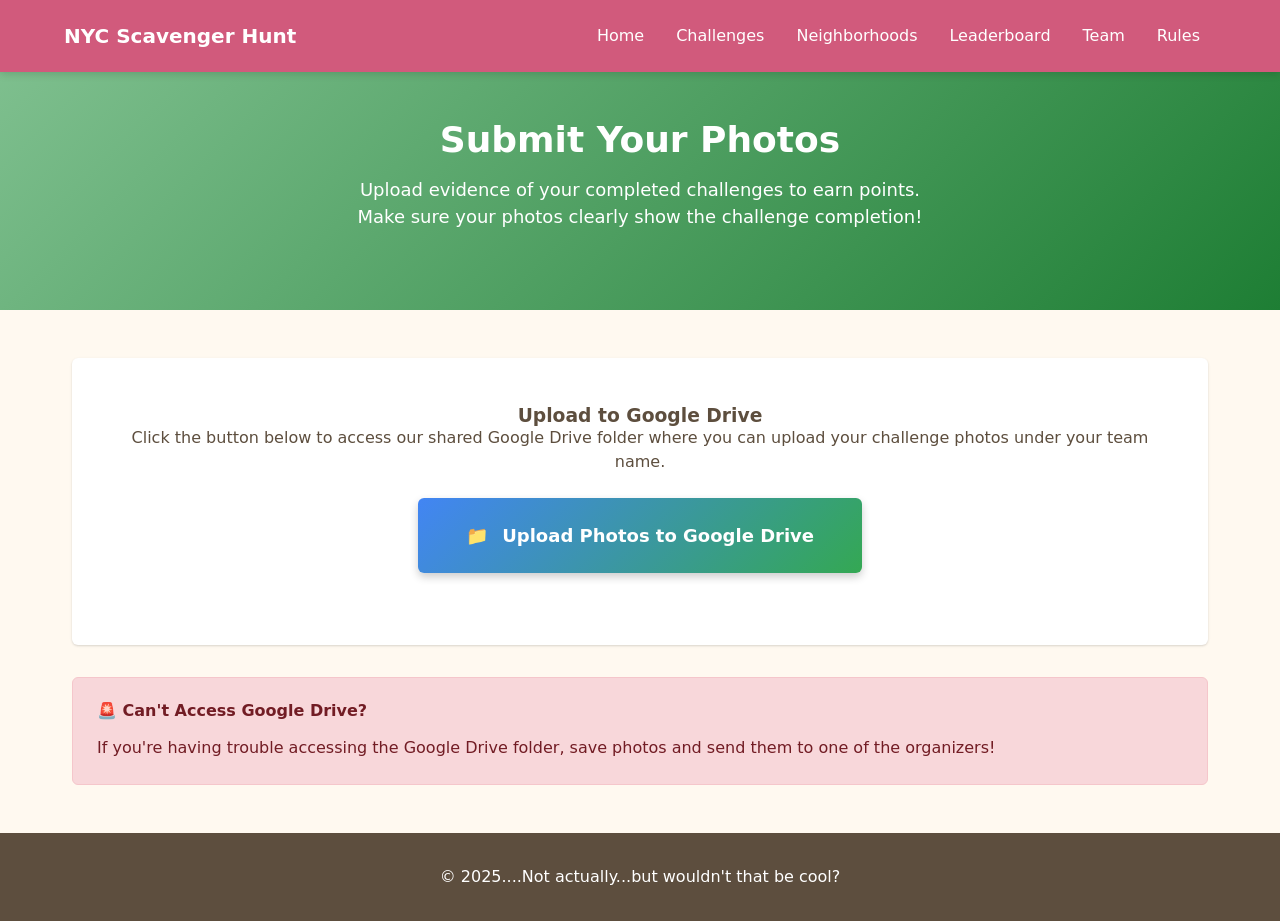
<file: pages/submission.html>
<!DOCTYPE html>
<html lang="en">
<head>
    <meta charset="UTF-8">
    <meta name="viewport" content="width=device-width, initial-scale=1.0">
    <meta name="description" content="Submit your scavenger hunt photos - Upload evidence of completed challenges">
    <title>Submit Photos - NYC Scavenger Hunt</title>
    <link rel="icon" href="../favicon.svg" type="image/svg+xml">
    <link rel="stylesheet" href="../css/reset.css">
    <link rel="stylesheet" href="../css/main.css">
    <style>
        /* Submission page specific styles */
        .submission-hero {
            background: linear-gradient(135deg, var(--success-color), #1e7e34);
            color: var(--white);
            padding: var(--spacing-2xl) 0;
            text-align: center;
        }

        .submission-hero h2 {
            font-size: var(--font-size-3xl);
            margin-bottom: var(--spacing-md);
        }

        .submission-hero p {
            font-size: var(--font-size-lg);
            margin-bottom: var(--spacing-xl);
            max-width: 600px;
            margin-left: auto;
            margin-right: auto;
        }

        .submission-content {
            padding: var(--spacing-2xl) 0;
        }

        .submission-card {
            background-color: var(--white);
            border-radius: var(--border-radius);
            box-shadow: var(--box-shadow);
            padding: var(--spacing-2xl);
            margin-bottom: var(--spacing-xl);
            text-align: center;
        }

        .drive-link {
            display: inline-block;
            background: linear-gradient(135deg, #4285f4, #34a853);
            color: var(--white);
            padding: var(--spacing-lg) var(--spacing-2xl);
            border-radius: var(--border-radius);
            text-decoration: none;
            font-size: var(--font-size-lg);
            font-weight: bold;
            min-height: var(--touch-target);
            transition: var(--transition);
            margin: var(--spacing-lg) 0;
            box-shadow: 0 4px 8px rgba(0, 0, 0, 0.2);
        }

        .drive-link:hover,
        .drive-link:focus {
            transform: translateY(-2px);
            box-shadow: 0 6px 12px rgba(0, 0, 0, 0.3);
        }

        .drive-link::before {
            content: "📁 ";
            margin-right: var(--spacing-sm);
        }

        .instructions-section {
            background-color: var(--light-color);
            padding: var(--spacing-2xl) 0;
        }

        .instructions-grid {
            display: grid;
            gap: var(--spacing-lg);
            grid-template-columns: 1fr;
        }

        .instruction-card {
            background-color: var(--white);
            padding: var(--spacing-xl);
            border-radius: var(--border-radius);
            box-shadow: var(--box-shadow);
        }

        .instruction-card h3 {
            color: var(--primary-color);
            font-size: var(--font-size-xl);
            margin-bottom: var(--spacing-md);
        }

        .instruction-card ul {
            list-style-type: none;
            padding: 0;
        }

        .instruction-card li {
            padding: var(--spacing-sm) 0;
            border-bottom: 1px solid #eee;
        }

        .instruction-card li:last-child {
            border-bottom: none;
        }

        .instruction-card li::before {
            content: "✓ ";
            color: var(--success-color);
            font-weight: bold;
            margin-right: var(--spacing-sm);
        }

        .alert {
            background-color: #fff3cd;
            border: 1px solid #ffeaa7;
            color: #856404;
            padding: var(--spacing-lg);
            border-radius: var(--border-radius);
            margin: var(--spacing-lg) 0;
        }

        .alert-icon {
            font-size: var(--font-size-lg);
            margin-right: var(--spacing-sm);
        }

        .fallback-section {
            background-color: #f8d7da;
            border: 1px solid #f5c6cb;
            color: #721c24;
            padding: var(--spacing-lg);
            border-radius: var(--border-radius);
            margin-top: var(--spacing-xl);
        }

        .fallback-section h4 {
            margin-bottom: var(--spacing-md);
        }

        /* Responsive adjustments */
        @media (min-width: 768px) {
            .instructions-grid {
                grid-template-columns: repeat(2, 1fr);
            }
            
            .submission-hero h2 {
                font-size: var(--font-size-4xl);
            }
        }

        @media (min-width: 1024px) {
            .instructions-grid {
                grid-template-columns: repeat(3, 1fr);
            }
        }
    </style>
</head>
<body>
    <main>
        <section class="submission-hero">
            <div class="container">
                <h2>Submit Your Photos</h2>
                <p>Upload evidence of your completed challenges to earn points. Make sure your photos clearly show the challenge completion!</p>
            </div>
        </section>

        <section class="submission-content">
            <div class="container">
                <div class="submission-card">
                    <h3>Upload to Google Drive</h3>
                    <p>Click the button below to access our shared Google Drive folder where you can upload your challenge photos under your team name.</p>
                    
                    <a href="https://drive.google.com/drive/folders/1rron0YZaDK9rllQvwx_4k-r2m_C65KPO?usp=drive_link" 
                       class="drive-link" 
                       target="_blank" 
                       rel="noopener noreferrer"
                       aria-label="Open Google Drive folder in new tab">
                        Upload Photos to Google Drive
                    </a>
                </div>

                <div class="fallback-section">
                    <h4>🚨 Can't Access Google Drive?</h4>
                    <p>If you're having trouble accessing the Google Drive folder, save photos and send them to one of the organizers!</p>
                </div>
            </div>
        </section>

    </main>

    <footer>
        <div class="container">
            <p>&copy; 2025....Not actually...but wouldn't that be cool?</p>
        </div>
    </footer>

    <script src="https://apis.google.com/js/api.js"></script>
    <script src="https://accounts.google.com/gsi/client"></script>
    <script src="../js/shared-nav.js"></script>
    <script src="../js/sheets-integration.js"></script>
    <script src="../js/auth.js"></script>
    <script src="../js/nav.js"></script>
</body>
</html>
</file>
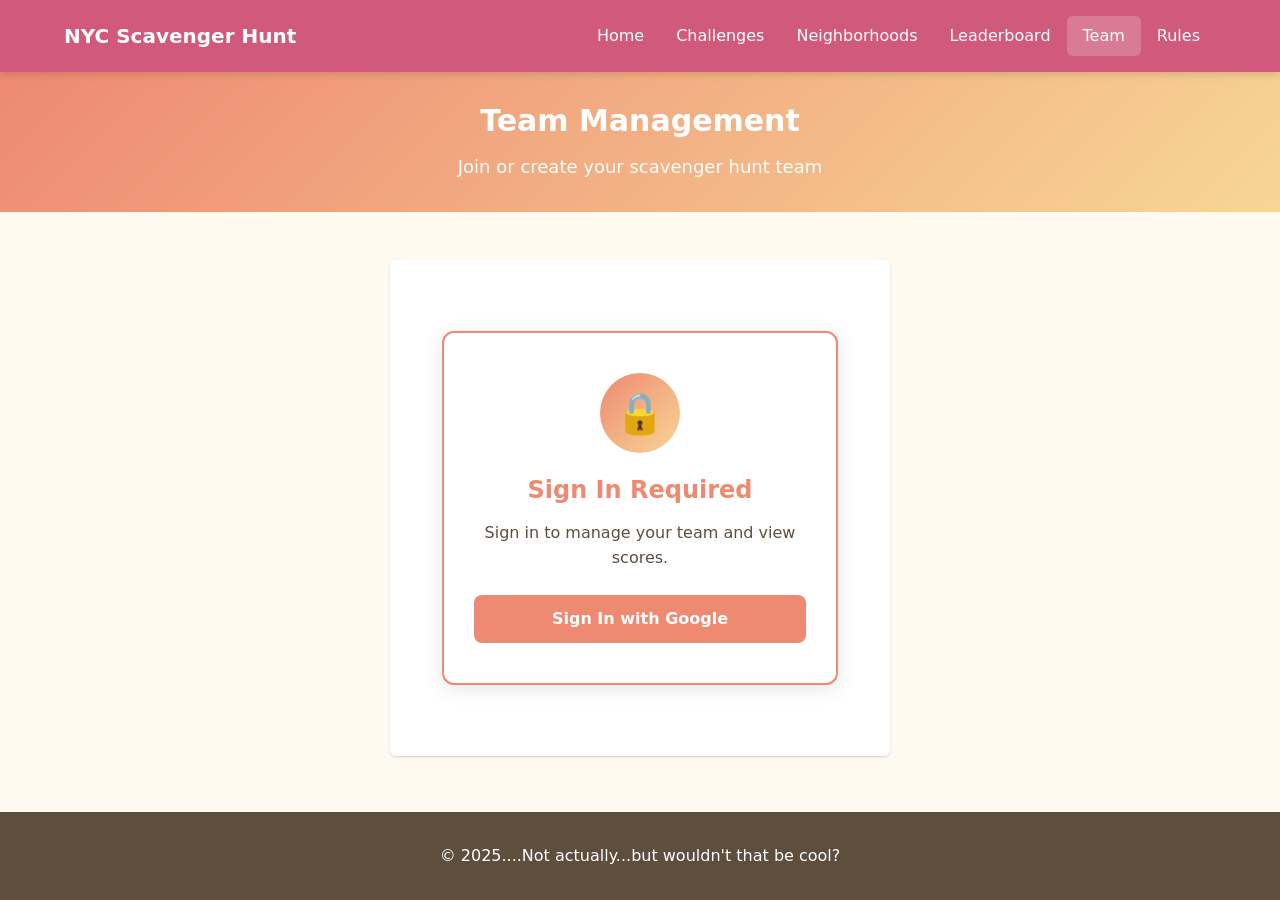
<file: pages/team.html>
<!DOCTYPE html>
<html lang="en">
<head>
    <meta charset="UTF-8">
    <meta name="viewport" content="width=device-width, initial-scale=1.0">
    <title>Team - NYC Scavenger Hunt</title>
    <link rel="icon" href="../favicon.svg" type="image/svg+xml">
    <link rel="stylesheet" href="../css/reset.css">
    <link rel="stylesheet" href="../css/main.css">
    <link rel="stylesheet" href="../css/team.css">
</head>
<body>
    <main>
        <section class="page-header">
            <div class="container">
                <h2>Team Management</h2>
                <p>Join or create your scavenger hunt team</p>
            </div>
        </section>

        <section class="team-section">
            <div class="container">
                <div id="loadingState" class="loading-container">
                    <div style="text-align: center; padding: 60px 20px;">
                        <p style="color: #666; font-size: 18px;">Loading team information...</p>
                    </div>
                </div>

                <div id="notLoggedIn" class="auth-prompt" style="display: none;">
                    <!-- Sign-in modal will be injected here by JavaScript -->
                </div>

                <div id="teamManagement" style="display: none;">
                    <div id="noTeam" class="team-card">
                        <h3>You're not on a team yet</h3>
                        <p>Join an existing team or create a new one</p>
                        
                        <div class="team-actions">
                            <div class="action-card">
                                <h4>Join Existing Team</h4>
                                <input type="text" id="joinTeamName" placeholder="Enter exact team name" class="team-input">
                                <button id="joinTeamBtn" class="btn-primary">Join Team</button>
                            </div>

                            <div class="action-card">
                                <h4>Create New Team</h4>
                                <input type="text" id="createTeamName" placeholder="Enter new team name" class="team-input">
                                <button id="createTeamBtn" class="btn-primary">Create Team</button>
                            </div>
                        </div>
                    </div>

                    <div id="hasTeam" style="display: none;">
                        <div class="team-card">
                            <h3>Your Team: <span id="currentTeamName"></span></h3>
                            <button id="leaveTeamBtn" class="btn-secondary">Leave Team</button>
                        </div>

                        <div class="score-card">
                            <h3>Team Score</h3>
                            <div id="scoreDisplay" class="score-display">
                                <div class="score-loading">Loading score...</div>
                            </div>
                            <button id="refreshScoreBtn" class="btn-secondary">Refresh Score</button>
                        </div>

                        <div class="challenges-card">
                            <h3>Challenge Progress</h3>
                            <div id="challengeProgress" class="challenge-progress">
                                <div class="score-loading">Loading challenges...</div>
                            </div>
                        </div>
                    </div>
                </div>
            </div>
        </section>
    </main>

    <footer>
        <div class="container">
            <p>&copy; 2025....Not actually...but wouldn't that be cool?</p>
        </div>
    </footer>

    <!-- Embedded challenge data for file:// protocol compatibility -->
    <script src="../js/data/challenges-easy-embedded.js"></script>
    <script src="../js/data/challenges-medium-embedded.js"></script>
    <script src="../js/data/challenges-hard-embedded.js"></script>
    <script src="../js/data/challenges-location-embedded.js"></script>
    
    <script src="https://apis.google.com/js/api.js"></script>
    <script src="https://accounts.google.com/gsi/client"></script>
    <script src="../js/toast.js"></script>
    <script src="../js/shared-nav.js"></script>
    <script src="../js/sheets-integration.js"></script>
    <script src="../js/drive-manager.js"></script>
    <script src="../js/auth.js"></script>
    <script src="../js/sign-in-modal.js"></script>
    <script src="../js/nav.js"></script>
    <script src="../js/team.js"></script>
</body>
</html>
</file>
<file: css/main.css>
/* Mobile-first responsive CSS framework */

/* CSS Custom Properties (Variables) */
:root {
    /* Warm Color Hunt Palette - https://colorhunt.co/palette/f6eec7f7d695ee8972d15a7c */
    --primary-color: #EE8972; /* Coral Pink - primary actions */
    --primary-dark: #E5735A; /* Darker coral for hover */
    --secondary-color: #F7D695; /* Warm Yellow - accents, secondary actions */
    --secondary-dark: #F4CA7B; /* Darker yellow for hover */
    --success-color: #7EBF8E; /* Soft green - success states (similar to palette) */
    --success-dark: #6AAF76; /* Darker green for hover */
    --warning-color: #F7D695; /* Warm Yellow - warnings, highlights */
    --danger-color: #D15A7C; /* Deep Rose - errors, alerts */
    --navbar-color: #D15A7C; /* Deep Rose - navbar */
    --accent-warm: #F6EEC7; /* Light Cream - badges, highlights */
    --light-color: #FFF9F0; /* Off-white - page backgrounds */
    --card-bg: #FFFFFF; /* Pure white for cards */
    --dark-color: #5D4E3E; /* Warm brown - text */
    --white: #ffffff;
    --black: #000000;
    
    /* Typography */
    --font-size-xs: 0.75rem;
    --font-size-sm: 0.875rem;
    --font-size-base: 1rem;
    --font-size-lg: 1.125rem;
    --font-size-xl: 1.25rem;
    --font-size-2xl: 1.5rem;
    --font-size-3xl: 1.875rem;
    --font-size-4xl: 2.25rem;
    
    /* Spacing */
    --spacing-xs: 0.25rem;
    --spacing-sm: 0.5rem;
    --spacing-md: 1rem;
    --spacing-lg: 1.5rem;
    --spacing-xl: 2rem;
    --spacing-2xl: 3rem;
    
    /* Layout */
    --container-max-width: 1200px;
    --border-radius: 0.375rem;
    --box-shadow: 0 1px 3px 0 rgba(0, 0, 0, 0.1), 0 1px 2px 0 rgba(0, 0, 0, 0.06);
    --transition: all 0.2s ease-in-out;
    
    /* Touch targets */
    --touch-target: 44px;
}

/* Toast Notifications */
.toast-container {
    position: fixed;
    bottom: 20px;
    left: 50%;
    transform: translateX(-50%);
    z-index: 9999;
    display: flex;
    flex-direction: column;
    gap: var(--spacing-sm);
    pointer-events: none;
    max-width: 90%;
    width: 100%;
    padding: 0 var(--spacing-md);
}

@media (min-width: 768px) {
    .toast-container {
        max-width: 400px;
    }
}

.toast {
    background-color: var(--dark-color);
    color: var(--white);
    padding: var(--spacing-md) var(--spacing-lg);
    border-radius: var(--border-radius);
    box-shadow: 0 4px 12px rgba(0, 0, 0, 0.15);
    display: flex;
    align-items: center;
    gap: var(--spacing-md);
    min-height: var(--touch-target);
    pointer-events: auto;
    animation: slideUp 0.3s ease-out;
    font-size: var(--font-size-base);
}

.toast.toast-success {
    background-color: var(--success-color);
}

.toast.toast-error {
    background-color: var(--danger-color);
}

.toast.toast-warning {
    background-color: var(--warning-color);
    color: var(--dark-color);
}

.toast.toast-info {
    background-color: var(--primary-color);
}

.toast-icon {
    font-size: var(--font-size-xl);
    flex-shrink: 0;
}

.toast-message {
    flex: 1;
    line-height: 1.4;
}

.toast-close {
    background: none;
    border: none;
    color: inherit;
    font-size: var(--font-size-xl);
    cursor: pointer;
    padding: 0;
    width: 24px;
    height: 24px;
    display: flex;
    align-items: center;
    justify-content: center;
    opacity: 0.7;
    flex-shrink: 0;
}

.toast-close:hover {
    opacity: 1;
}

.toast.toast-exit {
    animation: slideDown 0.3s ease-in forwards;
}

@keyframes slideUp {
    from {
        transform: translateY(100%);
        opacity: 0;
    }
    to {
        transform: translateY(0);
        opacity: 1;
    }
}

@keyframes slideDown {
    from {
        transform: translateY(0);
        opacity: 1;
    }
    to {
        transform: translateY(100%);
        opacity: 0;
    }
}

/* Confirmation Dialog */
.confirm-overlay {
    position: fixed;
    top: 0;
    left: 0;
    right: 0;
    bottom: 0;
    background-color: rgba(0, 0, 0, 0.5);
    display: flex;
    align-items: center;
    justify-content: center;
    z-index: 10000;
    padding: var(--spacing-md);
    animation: fadeIn 0.2s ease-out;
}

.confirm-dialog {
    background-color: var(--white);
    border-radius: var(--border-radius);
    padding: var(--spacing-xl);
    max-width: 400px;
    width: 100%;
    box-shadow: 0 10px 40px rgba(0, 0, 0, 0.3);
    animation: scaleIn 0.2s ease-out;
}

.confirm-message {
    font-size: var(--font-size-base);
    color: var(--dark-color);
    margin-bottom: var(--spacing-xl);
    line-height: 1.5;
}

.confirm-actions {
    display: flex;
    gap: var(--spacing-sm);
    justify-content: flex-end;
}

.confirm-actions button {
    padding: var(--spacing-sm) var(--spacing-lg);
    border: none;
    border-radius: var(--border-radius);
    font-size: var(--font-size-base);
    cursor: pointer;
    min-width: 80px;
    min-height: var(--touch-target);
    font-weight: 600;
    transition: var(--transition);
}

.confirm-actions .btn-cancel {
    background-color: var(--light-color);
    color: var(--dark-color);
}

.confirm-actions .btn-cancel:hover {
    background-color: #e2e6ea;
}

.confirm-actions .btn-confirm {
    background-color: var(--primary-color);
    color: var(--white);
}

.confirm-actions .btn-confirm:hover {
    background-color: var(--primary-dark);
}

.confirm-actions .btn-danger {
    background-color: var(--danger-color);
    color: var(--white);
}

.confirm-actions .btn-danger:hover {
    background-color: #c82333;
}

@keyframes fadeIn {
    from {
        opacity: 0;
    }
    to {
        opacity: 1;
    }
}

@keyframes scaleIn {
    from {
        transform: scale(0.9);
        opacity: 0;
    }
    to {
        transform: scale(1);
        opacity: 1;
    }
}

/* Base styles */
body {
    font-size: var(--font-size-base);
    color: var(--dark-color);
    background-color: var(--light-color); /* Warm cream background, not stark white */
    display: flex;
    flex-direction: column;
    min-height: 100vh;
}

main {
    flex: 1;
}

/* Container utility */
.container {
    width: 100%;
    max-width: var(--container-max-width);
    margin: 0 auto;
    padding: 0 var(--spacing-md);
}

/* Navigation styles - Material Design inspired */
.main-nav {
    background-color: var(--navbar-color); /* Deep Forest - sophisticated, grounded */
    color: var(--white);
    position: sticky;
    top: 0;
    z-index: 1000;
    box-shadow: 0 2px 8px rgba(0, 0, 0, 0.15);
}

.nav-container {
    display: grid;
    grid-template-columns: auto 1fr auto;
    grid-template-rows: auto auto;
    gap: var(--spacing-sm);
    align-items: center;
    padding: var(--spacing-sm) var(--spacing-md);
    max-width: var(--container-max-width);
    margin: 0 auto;
}

.logo {
    grid-column: 1;
    grid-row: 1;
    font-size: var(--font-size-lg);
    font-weight: 600;
    color: var(--white);
    white-space: nowrap;
}

.team-info {
    grid-column: 1 / -1;
    grid-row: 2;
    font-size: var(--font-size-sm);
    opacity: 0.95;
    display: flex;
    align-items: center;
    gap: var(--spacing-xs);
    flex-wrap: wrap;
}

.team-display {
    display: flex;
    align-items: center;
    gap: var(--spacing-xs);
    background: rgba(255, 255, 255, 0.2);
    padding: 4px 8px;
    border-radius: 12px;
    font-size: var(--font-size-xs);
}

.team-label {
    opacity: 1;
    color: var(--white);
}

.team-name {
    font-weight: 600;
    color: var(--white);
}

.team-score {
    font-weight: 600;
    color: var(--white);
}

.user-info {
    grid-column: 3;
    grid-row: 1;
    display: none !important; /* Hide on mobile by default */
}

/* User info styling - must be here for proper loading */
.user-info .user-avatar {
    width: 32px;
    height: 32px;
    border-radius: 50%;
    border: 2px solid rgba(255, 255, 255, 0.5);
}

.user-info .user-name {
    font-size: var(--font-size-sm);
    color: #FFFFFF !important;
    font-weight: 500;
}

.user-info .sign-out-btn {
    background: rgba(255, 255, 255, 0.2) !important;
    border: 1px solid rgba(255, 255, 255, 0.6) !important;
    padding: var(--spacing-xs) var(--spacing-md) !important;
    border-radius: var(--border-radius) !important;
    cursor: pointer;
    font-size: var(--font-size-sm) !important;
    color: #FFFFFF !important;
    font-weight: 600 !important;
    transition: all 0.2s;
    white-space: nowrap;
}

.user-info .sign-out-btn:hover {
    background: rgba(255, 255, 255, 0.3) !important;
    border-color: var(--white) !important;
    color: #FFFFFF !important;
    transform: translateY(-1px);
}

.nav-toggle {
    grid-column: 3;
    grid-row: 1;
    background: none;
    border: none;
    color: var(--white);
    cursor: pointer;
    padding: var(--spacing-xs);
    min-width: var(--touch-target);
    min-height: var(--touch-target);
    display: flex;
    align-items: center;
    justify-content: center;
    border-radius: 50%;
    transition: background-color 0.2s;
}

.nav-toggle:hover {
    background-color: rgba(255, 255, 255, 0.1);
}

.hamburger {
    display: block;
    width: 24px;
    height: 2px;
    background-color: var(--white);
    position: relative;
    transition: background-color 0.2s;
}

.hamburger::before,
.hamburger::after {
    content: '';
    position: absolute;
    width: 100%;
    height: 2px;
    background-color: var(--white);
    transition: transform 0.2s;
}

.hamburger::before {
    top: -7px;
}

.hamburger::after {
    top: 7px;
}

/* Hamburger animation when active */
.nav-toggle[aria-expanded="true"] .hamburger {
    background-color: transparent;
}

.nav-toggle[aria-expanded="true"] .hamburger::before {
    transform: rotate(45deg) translate(5px, 5px);
}

.nav-toggle[aria-expanded="true"] .hamburger::after {
    transform: rotate(-45deg) translate(5px, -5px);
}

.nav-menu {
    position: absolute;
    top: 100%;
    left: 0;
    width: 100%;
    background-color: var(--navbar-color); /* Match navbar forest green */
    display: none;
    flex-direction: column;
    box-shadow: 0 4px 6px rgba(0, 0, 0, 0.1);
    list-style: none;
    margin: 0;
    padding: 0;
    z-index: 999; /* Ensure dropdown appears above other content */
}

.nav-menu.active {
    display: flex;
}

/* Mobile user info in dropdown */
.nav-user-info-mobile {
    border-bottom: 1px solid rgba(255, 255, 255, 0.1);
    padding: 0;
}

.user-info-mobile {
    display: flex;
    align-items: center;
    gap: var(--spacing-md);
    padding: var(--spacing-md);
    background-color: rgba(255, 255, 255, 0.05);
}

.user-info-mobile .user-avatar {
    width: 40px;
    height: 40px;
    border-radius: 50%;
    border: 2px solid rgba(255, 255, 255, 0.5);
}

.user-info-mobile .user-name {
    flex: 1;
    font-size: var(--font-size-base);
    color: #FFFFFF !important;
    font-weight: 500;
}

.user-info-mobile .sign-out-btn {
    background: rgba(255, 255, 255, 0.2) !important;
    border: 1px solid rgba(255, 255, 255, 0.6) !important;
    padding: var(--spacing-xs) var(--spacing-md) !important;
    border-radius: var(--border-radius) !important;
    font-size: var(--font-size-sm) !important;
    color: #FFFFFF !important;
    font-weight: 600 !important;
}

.nav-menu li {
    border-bottom: 1px solid rgba(255, 255, 255, 0.1);
}

.nav-menu li:last-child {
    border-bottom: none;
}

.nav-link {
    display: block;
    padding: var(--spacing-md) var(--spacing-lg);
    color: var(--white);
    text-decoration: none;
    transition: background-color 0.2s;
    font-size: var(--font-size-base);
    font-weight: 500;
}

.nav-link:hover,
.nav-link:focus {
    background-color: rgba(255, 255, 255, 0.1);
}

.nav-link.active {
    background-color: rgba(255, 255, 255, 0.2);
    border-left: 4px solid var(--white);
}

/* Desktop nav styles */
@media (min-width: 768px) {
    .nav-container {
        grid-template-columns: auto 1fr auto auto;
        grid-template-rows: auto;
        padding: var(--spacing-md) var(--spacing-lg);
    }

    .logo {
        font-size: var(--font-size-xl);
    }

    .team-info {
        grid-column: 2;
        grid-row: 1;
        justify-content: flex-end;
    }

    .team-display {
        font-size: var(--font-size-sm);
        padding: 6px 12px;
    }

    .user-info {
        grid-column: 3;
        grid-row: 1;
        display: flex !important; /* Show on desktop */
        align-items: center;
        gap: var(--spacing-sm);
        margin-left: auto;
    }

    .nav-user-info-mobile {
        display: none; /* Hide mobile user info on desktop */
    }

    .nav-toggle {
        display: none;
    }

    .nav-menu {
        position: static;
        display: flex;
        flex-direction: row;
        background: none;
        box-shadow: none;
        grid-column: 4;
        grid-row: 1;
    }

    .nav-menu li {
        border-bottom: none;
    }

    .nav-link {
        padding: var(--spacing-sm) var(--spacing-md);
        border-radius: var(--border-radius);
    }

    .nav-link.active {
        background-color: rgba(255, 255, 255, 0.2);
        border-left: none;
    }
}

/* Button styles */
.btn {
    display: inline-block;
    padding: var(--spacing-sm) var(--spacing-lg);
    min-height: var(--touch-target);
    border: none;
    border-radius: var(--border-radius);
    text-decoration: none;
    text-align: center;
    font-weight: 500;
    cursor: pointer;
    transition: var(--transition);
    line-height: 1.5;
}

.btn-primary {
    background-color: var(--primary-color);
    color: var(--white);
}

.btn-primary:hover,
.btn-primary:focus {
    background-color: var(--primary-dark);
}

.btn-secondary {
    background-color: var(--secondary-color); /* Warm Yellow */
    color: var(--dark-color); /* Dark text for readability */
    font-weight: 600;
}

.btn-secondary:hover,
.btn-secondary:focus {
    background-color: var(--secondary-dark);
    color: var(--dark-color);
}

/* Hero section */
.hero {
    background: linear-gradient(135deg, var(--primary-color), var(--secondary-color)); /* Blue to Orange gradient */
    color: var(--white);
    padding: var(--spacing-2xl) 0;
    text-align: center;
    position: relative;
    overflow: hidden;
}

.hero::before {
    content: '';
    position: absolute;
    bottom: 0;
    left: 0;
    right: 0;
    height: 200px;
    background-image: url("data:image/svg+xml,%3Csvg xmlns='http://www.w3.org/2000/svg' viewBox='0 0 1200 200' preserveAspectRatio='none'%3E%3Cg fill='%23ffffff' opacity='0.08'%3E%3Crect x='50' y='80' width='40' height='120'/%3E%3Crect x='55' y='60' width='30' height='20'/%3E%3Crect x='100' y='100' width='35' height='100'/%3E%3Crect x='145' y='70' width='45' height='130'/%3E%3Crect x='155' y='50' width='25' height='20'/%3E%3Crect x='200' y='90' width='38' height='110'/%3E%3Crect x='248' y='60' width='50' height='140'/%3E%3Crect x='263' y='40' width='20' height='20'/%3E%3Crect x='308' y='85' width='42' height='115'/%3E%3Crect x='360' y='50' width='55' height='150'/%3E%3Crect x='380' y='30' width='15' height='20'/%3E%3Crect x='425' y='95' width='35' height='105'/%3E%3Crect x='470' y='75' width='40' height='125'/%3E%3Crect x='520' y='40' width='60' height='160'/%3E%3Crect x='545' y='20' width='10' height='20'/%3E%3Crect x='590' y='70' width='45' height='130'/%3E%3Crect x='645' y='90' width='38' height='110'/%3E%3Crect x='693' y='55' width='50' height='145'/%3E%3Crect x='710' y='35' width='16' height='20'/%3E%3Crect x='753' y='80' width='42' height='120'/%3E%3Crect x='805' y='65' width='48' height='135'/%3E%3Crect x='863' y='95' width='35' height='105'/%3E%3Crect x='908' y='75' width='40' height='125'/%3E%3Crect x='958' y='85' width='37' height='115'/%3E%3Crect x='1005' y='60' width='45' height='140'/%3E%3Crect x='1060' y='100' width='35' height='100'/%3E%3Crect x='1105' y='70' width='42' height='130'/%3E%3C/g%3E%3C/svg%3E");
    background-size: cover;
    background-position: bottom center;
    background-repeat: no-repeat;
    pointer-events: none;
    z-index: 0;
}

.hero .container {
    position: relative;
    z-index: 1;
}

.hero h2 {
    font-size: var(--font-size-3xl);
    margin-bottom: var(--spacing-md);
}

.hero p {
    font-size: var(--font-size-lg);
    margin-bottom: var(--spacing-xl);
    max-width: 600px;
    margin-left: auto;
    margin-right: auto;
}

.cta-buttons {
    display: flex;
    flex-direction: column;
    gap: var(--spacing-md);
    align-items: center;
}

/* Game description section */
.game-description {
    padding: var(--spacing-2xl) 0;
    background-color: var(--white);
}

.bonus-callout {
    background: linear-gradient(135deg, #fff3cd 0%, #ffeaa7 100%);
    border: 3px solid var(--warning-color);
    border-radius: var(--border-radius);
    padding: var(--spacing-xl);
    margin-bottom: var(--spacing-xl);
    text-align: center;
    box-shadow: 0 4px 12px rgba(255, 193, 7, 0.3);
    position: relative;
    overflow: hidden;
}

.bonus-callout::before {
    content: '✨';
    position: absolute;
    top: 10px;
    left: 10px;
    font-size: 2rem;
    opacity: 0.3;
}

.bonus-callout::after {
    content: '✨';
    position: absolute;
    bottom: 10px;
    right: 10px;
    font-size: 2rem;
    opacity: 0.3;
}

.camera-icon {
    font-size: 3rem;
    margin-bottom: var(--spacing-md);
    animation: pulse 2s ease-in-out infinite;
}

@keyframes pulse {
    0%, 100% {
        transform: scale(1);
    }
    50% {
        transform: scale(1.1);
    }
}

.bonus-text {
    font-size: var(--font-size-lg);
    line-height: 1.6;
    margin-bottom: var(--spacing-lg);
    color: var(--dark-color);
}

.highlight-text {
    background: linear-gradient(120deg, #ff6b6b 0%, #feca57 100%);
    background-clip: text;
    -webkit-background-clip: text;
    -webkit-text-fill-color: transparent;
    font-weight: bold;
    font-size: 1.2em;
}

.bonus-text em {
    font-style: italic;
    color: var(--primary-color);
    font-weight: 600;
}

.medals {
    display: flex;
    justify-content: center;
    gap: var(--spacing-lg);
    margin: var(--spacing-lg) 0;
}

.medal {
    font-size: 2.5rem;
    display: inline-block;
    animation: bounce 1s ease-in-out infinite;
}

.medal.gold {
    animation-delay: 0s;
}

.medal.silver {
    animation-delay: 0.2s;
}

.medal.bronze {
    animation-delay: 0.4s;
}

@keyframes bounce {
    0%, 100% {
        transform: translateY(0);
    }
    50% {
        transform: translateY(-10px);
    }
}

.tagline {
    font-size: var(--font-size-lg);
    font-weight: 600;
    color: var(--dark-color);
    font-style: italic;
}

.description-content {
    max-width: 800px;
    margin: 0 auto;
    text-align: center;
}

.description-content p {
    font-size: var(--font-size-lg);
    line-height: 1.8;
    margin-bottom: var(--spacing-lg);
    color: var(--dark-color);
}

.description-content p:last-child {
    margin-bottom: 0;
    font-size: var(--font-size-xl);
    color: var(--primary-color);
}

/* Info section */
.quick-info {
    padding: var(--spacing-2xl) 0;
    background-color: var(--light-color);
}

.info-grid {
    display: grid;
    gap: var(--spacing-lg);
    grid-template-columns: 1fr;
}

.info-card-link {
    text-decoration: none;
    color: inherit;
    display: block;
    transition: var(--transition);
}

.info-card-link:hover {
    transform: translateY(-2px);
}

.info-card {
    background-color: var(--white);
    padding: var(--spacing-xl);
    border-radius: var(--border-radius);
    box-shadow: var(--box-shadow);
    text-align: center;
    transition: var(--transition);
    cursor: pointer;
}

.info-card-link:hover .info-card {
    box-shadow: 0 4px 12px 0 rgba(0, 0, 0, 0.15), 0 2px 4px 0 rgba(0, 0, 0, 0.1);
}

.info-card h3 {
    font-size: var(--font-size-xl);
    margin-bottom: var(--spacing-md);
    color: var(--primary-color);
    transition: var(--transition);
}

.info-card-link:hover .info-card h3 {
    color: var(--primary-dark);
}

/* Footer */
footer {
    background-color: var(--dark-color);
    color: var(--white);
    text-align: center;
    padding: var(--spacing-xl) 0;
    margin-top: auto;
}

/* Utility classes */
.text-center { text-align: center; }
.text-left { text-align: left; }
.text-right { text-align: right; }

.mb-sm { margin-bottom: var(--spacing-sm); }
.mb-md { margin-bottom: var(--spacing-md); }
.mb-lg { margin-bottom: var(--spacing-lg); }
.mb-xl { margin-bottom: var(--spacing-xl); }

.mt-sm { margin-top: var(--spacing-sm); }
.mt-md { margin-top: var(--spacing-md); }
.mt-lg { margin-top: var(--spacing-lg); }
.mt-xl { margin-top: var(--spacing-xl); }

.p-sm { padding: var(--spacing-sm); }
.p-md { padding: var(--spacing-md); }
.p-lg { padding: var(--spacing-lg); }
.p-xl { padding: var(--spacing-xl); }

/* Responsive breakpoints */

/* Tablet styles (768px and up) */
@media (min-width: 768px) {
    .nav-toggle {
        display: none;
    }
    
    .nav-menu {
        position: static;
        display: flex;
        flex-direction: row;
        width: auto;
        background: none;
        box-shadow: none;
    }
    
    .nav-link {
        padding: var(--spacing-sm) var(--spacing-md);
    }
    
    .cta-buttons {
        flex-direction: row;
        justify-content: center;
    }
    
    .info-grid {
        grid-template-columns: repeat(2, 1fr);
    }
    
    .hero h2 {
        font-size: var(--font-size-4xl);
    }
}

/* Desktop styles (1024px and up) */
@media (min-width: 1024px) {
    .container {
        padding: 0 var(--spacing-lg);
    }
    
    .info-grid {
        grid-template-columns: repeat(3, 1fr);
    }
    
    .hero {
        padding: var(--spacing-2xl) 0 4rem;
    }
}

/* Large desktop styles (1200px and up) */
@media (min-width: 1200px) {
    .container {
        padding: 0 var(--spacing-xl);
    }
}
/* 
User Info Styles */
.user-info {
    display: flex;
    align-items: center;
    gap: 10px;
    margin-left: auto;
    margin-right: 20px;
}

.user-avatar {
    width: 32px;
    height: 32px;
    border-radius: 50%;
    border: 2px solid var(--light-color);
}

.user-name {
    font-size: var(--font-size-sm);
    color: var(--dark-color);
    font-weight: 500;
}

.sign-out-btn {
    background: transparent;
    border: 1px solid var(--secondary-color);
    padding: 6px 12px;
    border-radius: var(--border-radius);
    cursor: pointer;
    font-size: var(--font-size-xs);
    color: var(--dark-color);
    transition: var(--transition);
}

.sign-out-btn:hover {
    background: var(--light-color);
}

@media (max-width: 768px) {
    .user-info {
        position: absolute;
        top: 10px;
        right: 60px;
    }
    
    .user-name {
        display: none;
    }
}

/* Team Info Styles */
.team-info {
    display: flex;
    align-items: center;
    margin-right: 15px;
}

.team-display {
    display: flex;
    align-items: center;
    gap: 8px;
    background: rgba(255, 255, 255, 0.15);
    padding: 6px 12px;
    border-radius: var(--border-radius);
    font-size: var(--font-size-sm);
}

.team-label {
    color: rgba(255, 255, 255, 0.8);
    font-weight: 500;
}

.team-name {
    color: var(--white);
    font-weight: 600;
}

.team-score {
    color: var(--warning-color);
    font-weight: 700;
    margin-left: 4px;
}

@media (max-width: 768px) {
    .team-info {
        display: none;
    }
}

@media (min-width: 769px) and (max-width: 1024px) {
    .team-display {
        font-size: var(--font-size-xs);
        padding: 4px 8px;
        gap: 6px;
    }
    
    .team-label {
        display: none;
    }
}

/* Rules Note Box (inside scoring cards) */
.rules-note {
    background: linear-gradient(135deg, rgba(238, 137, 114, 0.15), rgba(209, 90, 124, 0.15));
    border: 2px solid var(--danger-color);
    border-radius: var(--border-radius);
    padding: var(--spacing-md);
    margin-top: var(--spacing-md);
    font-size: var(--font-size-sm);
}

.rules-note strong {
    color: var(--danger-color);
    display: block;
    margin-bottom: var(--spacing-xs);
}

.rules-note ul {
    margin: var(--spacing-xs) 0 0 var(--spacing-md);
    padding: 0;
}

.rules-note li {
    margin: var(--spacing-xs) 0;
    line-height: 1.5;
}

@media (max-width: 768px) {
    .rules-note {
        padding: var(--spacing-sm);
        font-size: 0.8125rem;
    }
}
</file>
<file: css/challenges.css>
/* Challenges page specific styles */

/* Page header */
.page-header {
    background: linear-gradient(135deg, var(--primary-color), var(--secondary-color)); /* Blue to Orange */
    color: var(--white);
    padding: var(--spacing-xl) 0;
    text-align: center;
}

.page-header h2 {
    font-size: var(--font-size-3xl);
    margin-bottom: var(--spacing-md);
}

.page-header p {
    font-size: var(--font-size-lg);
    max-width: 600px;
    margin: 0 auto;
}

/* Search and filter section */
.challenges-section {
    padding: var(--spacing-2xl) 0;
    padding-bottom: 100px; /* Extra space for fixed bottom bar on mobile */
}

@media (min-width: 768px) {
    .challenges-section {
        padding-bottom: var(--spacing-2xl);
    }
}

/* Filter Chips Bar - Bottom on mobile, top on desktop */
.filter-chips-sticky {
    position: fixed;
    bottom: 0;
    left: 0;
    right: 0;
    z-index: 50;
    background-color: var(--white);
    padding: var(--spacing-md);
    border-top: 2px solid var(--light-color);
    display: flex;
    align-items: center;
    justify-content: space-around;
    gap: var(--spacing-xs);
    box-shadow: 0 -2px 8px rgba(0, 0, 0, 0.1);
}

@media (min-width: 768px) {
    .filter-chips-sticky {
        position: sticky;
        top: 0;
        bottom: auto;
        margin: 0 0 var(--spacing-lg);
        padding: var(--spacing-md) 0;
        border-top: none;
        border-bottom: 2px solid var(--light-color);
        box-shadow: 0 2px 4px rgba(0, 0, 0, 0.05);
        justify-content: flex-start;
    }
}

.chip-search,
.chip-more {
    flex-shrink: 0;
    width: 44px;
    height: 44px;
    border: 2px solid var(--primary-color);
    background-color: var(--white);
    border-radius: 50%;
    display: flex;
    align-items: center;
    justify-content: center;
    cursor: pointer;
    transition: var(--transition);
    font-size: 18px;
}

.chip-search:hover,
.chip-more:hover,
.chip-search:focus,
.chip-more:focus {
    background-color: var(--primary-color);
    transform: scale(1.05);
}

.chip-search:active,
.chip-more:active {
    transform: scale(0.95);
}

@media (min-width: 768px) {
    .chip-search,
    .chip-more {
        width: 48px;
        height: 48px;
        font-size: 20px;
    }
}

.chips-container {
    flex: 1;
    overflow-x: auto;
    overflow-y: hidden;
    -webkit-overflow-scrolling: touch;
    display: flex;
    scrollbar-width: none; /* Firefox */
    position: relative;
}

.chips-container::-webkit-scrollbar {
    height: 0; /* Chrome/Safari */
}

/* Gradient fade on right to indicate scrollability */
.chips-container::after {
    content: '';
    position: absolute;
    top: 0;
    right: 0;
    bottom: 0;
    width: 30px;
    background: linear-gradient(to left, var(--white), transparent);
    pointer-events: none;
}

@media (min-width: 768px) {
    .chips-container {
        justify-content: flex-start;
    }

    .chips-container::after {
        display: none;
    }
}

.chips-scroll {
    display: flex;
    gap: var(--spacing-xs);
    padding: 2px;
    min-width: min-content; /* Allow scroll by not constraining width */
}

@media (min-width: 768px) {
    .chips-scroll {
        gap: var(--spacing-sm);
    }
}

.filter-chip {
    flex-shrink: 0;
    padding: var(--spacing-xs) var(--spacing-sm);
    min-height: 44px;
    border: 2px solid #ddd;
    background-color: var(--white);
    border-radius: 22px;
    font-size: var(--font-size-sm);
    font-weight: 600;
    color: var(--dark-color);
    cursor: pointer;
    transition: var(--transition);
    display: flex;
    align-items: center;
    gap: 4px;
    white-space: nowrap;
}

@media (min-width: 768px) {
    .filter-chip {
        padding: var(--spacing-sm) var(--spacing-md);
        font-size: var(--font-size-base);
        border-radius: 24px;
        gap: var(--spacing-xs);
    }
}

.filter-chip:hover,
.filter-chip:focus {
    border-color: var(--primary-color);
    background-color: rgba(0, 123, 255, 0.05);
    transform: translateY(-2px);
}

.filter-chip.active {
    background-color: var(--primary-color);
    color: var(--white);
    border-color: var(--primary-color);
}

.filter-chip.active .chip-count {
    color: var(--white);
}

.chip-count {
    font-size: var(--font-size-sm);
    color: var(--dark-color);
    opacity: 0.6;
    font-weight: 400;
}

/* Bottom Sheet Modal */
.bottom-sheet-overlay {
    position: fixed;
    top: 0;
    left: 0;
    right: 0;
    bottom: 0;
    background-color: rgba(0, 0, 0, 0.5);
    z-index: 100;
    opacity: 0;
    pointer-events: none;
    transition: opacity 0.3s ease;
}

.bottom-sheet-overlay.active {
    opacity: 1;
    pointer-events: all;
}

.bottom-sheet {
    position: fixed;
    bottom: 0;
    left: 0;
    right: 0;
    background-color: var(--white);
    border-radius: 20px 20px 0 0;
    z-index: 101;
    transform: translateY(100%);
    transition: transform 0.3s ease;
    max-height: 80vh;
    overflow-y: auto;
    box-shadow: 0 -4px 20px rgba(0, 0, 0, 0.2);
}

.bottom-sheet.active {
    transform: translateY(0);
}

.bottom-sheet-header {
    padding: var(--spacing-lg);
    border-bottom: 2px solid var(--light-color);
    display: flex;
    align-items: center;
    justify-content: space-between;
    position: sticky;
    top: 0;
    background-color: var(--white);
    z-index: 1;
}

.bottom-sheet-header h3 {
    margin: 0;
    font-size: var(--font-size-xl);
    color: var(--dark-color);
}

.bottom-sheet-close {
    width: 40px;
    height: 40px;
    border: none;
    background-color: var(--light-color);
    border-radius: 50%;
    font-size: 24px;
    cursor: pointer;
    display: flex;
    align-items: center;
    justify-content: center;
    color: var(--dark-color);
    transition: var(--transition);
}

.bottom-sheet-close:hover {
    background-color: var(--primary-color);
    color: var(--white);
}

.bottom-sheet-content {
    padding: var(--spacing-lg);
}

/* Desktop - show as regular expandable boxes */
@media (min-width: 768px) {
    .bottom-sheet-overlay {
        display: none;
    }

    .bottom-sheet {
        position: relative;
        transform: none;
        max-height: none;
        border-radius: var(--border-radius);
        box-shadow: none;
        background-color: var(--light-color);
        margin-bottom: var(--spacing-lg);
        border: 2px solid #ddd;
    }

    .bottom-sheet.active {
        transform: none;
    }

    .bottom-sheet-header {
        position: relative;
    }
}

/* Expandable Search Box */
.search-box-expandable {
    background-color: var(--light-color);
    padding: var(--spacing-md);
    margin-bottom: var(--spacing-md);
    border-radius: var(--border-radius);
    display: flex;
    gap: var(--spacing-sm);
    align-items: center;
}

.search-box-expandable input {
    flex: 1;
    padding: var(--spacing-sm) var(--spacing-md);
    border: 2px solid #ddd;
    border-radius: var(--border-radius);
    font-size: var(--font-size-base);
    min-height: 44px;
}

.search-box-expandable input:focus {
    outline: none;
    border-color: var(--primary-color);
    box-shadow: 0 0 0 3px rgba(0, 123, 255, 0.1);
}

.search-close {
    flex-shrink: 0;
    width: 44px;
    height: 44px;
    border: none;
    background-color: var(--secondary-color);
    color: var(--dark-color);
    border-radius: var(--border-radius);
    font-size: 24px;
    font-weight: 700;
    cursor: pointer;
    display: flex;
    align-items: center;
    justify-content: center;
    transition: var(--transition);
}

.search-close:hover {
    background-color: var(--secondary-dark);
}

/* More Filters Panel */
.more-filters-panel {
    background-color: var(--light-color);
    padding: var(--spacing-lg);
    margin-bottom: var(--spacing-lg);
    border-radius: var(--border-radius);
    border: 2px solid #ddd;
}

.filter-panel-content h3 {
    margin-top: 0;
    margin-bottom: var(--spacing-md);
    color: var(--dark-color);
    font-size: var(--font-size-lg);
}

.filter-panel-actions {
    display: flex;
    gap: var(--spacing-sm);
    margin-top: var(--spacing-lg);
}

.filter-panel-actions .btn {
    flex: 1;
    min-height: 48px;
}

.search-filter-container {
    background-color: var(--light-color);
    padding: var(--spacing-xl);
    border-radius: var(--border-radius);
    margin-bottom: var(--spacing-xl);
}

.search-box {
    margin-bottom: var(--spacing-lg);
}

.search-box input {
    width: 100%;
    padding: var(--spacing-md);
    border: 2px solid #ddd;
    border-radius: var(--border-radius);
    font-size: var(--font-size-base);
    min-height: var(--touch-target);
}

.search-box input:focus {
    outline: none;
    border-color: var(--primary-color);
    box-shadow: 0 0 0 3px rgba(0, 123, 255, 0.1);
}

.filter-controls {
    display: flex;
    flex-direction: column;
    gap: var(--spacing-md);
}

.filter-group {
    display: flex;
    flex-direction: column;
    gap: var(--spacing-sm);
    margin-bottom: var(--spacing-lg);
}

.filter-group label {
    font-weight: 600;
    color: var(--dark-color);
    font-size: var(--font-size-base);
}

.filter-group select {
    padding: var(--spacing-md);
    border: 2px solid #ddd;
    border-radius: var(--border-radius);
    font-size: var(--font-size-base);
    min-height: 48px;
    background-color: var(--white);
}

.filter-group select:focus {
    outline: none;
    border-color: var(--primary-color);
    box-shadow: 0 0 0 3px rgba(238, 137, 114, 0.2);
}

.filter-panel-actions {
    display: flex;
    gap: var(--spacing-sm);
    margin-top: var(--spacing-md);
}

.filter-panel-actions .btn {
    flex: 1;
    min-height: 48px;
    font-size: var(--font-size-base);
}

/* Results summary */
.results-summary {
    margin-bottom: var(--spacing-lg);
    text-align: center;
    display: flex;
    align-items: center;
    justify-content: center;
    gap: var(--spacing-md);
    flex-wrap: wrap;
}

.results-summary p {
    font-size: var(--font-size-lg);
    color: var(--dark-color);
    margin: 0;
}

.btn-refresh-status {
    background-color: var(--primary-color);
    color: var(--white);
    border: none;
    padding: var(--spacing-sm) var(--spacing-md);
    border-radius: var(--border-radius);
    font-size: var(--font-size-sm);
    font-weight: 600;
    cursor: pointer;
    transition: var(--transition);
    min-height: 44px;
    display: inline-flex;
    align-items: center;
    gap: var(--spacing-xs);
}

.btn-refresh-status:hover {
    background-color: var(--primary-dark);
    transform: translateY(-2px);
}

.btn-refresh-status:active {
    transform: translateY(0);
}

.btn-refresh-status:disabled {
    opacity: 0.6;
    cursor: not-allowed;
}

/* Challenges grid */
.challenges-grid {
    display: grid;
    grid-template-columns: 1fr;
    gap: var(--spacing-lg);
}

/* Challenge card */
.challenge-card {
    background-color: var(--card-bg);
    border-radius: var(--border-radius);
    box-shadow: var(--box-shadow);
    transition: all 0.3s ease;
    border-left: 4px solid var(--primary-color); /* Coral accent */
    overflow: hidden;
}

.challenge-card.collapsed {
    cursor: pointer;
}

.challenge-card.collapsed:hover {
    transform: translateY(-2px);
    box-shadow: 0 4px 12px 0 rgba(0, 0, 0, 0.15);
}

.challenge-card.collapsed:active {
    transform: translateY(0);
}

/* Card Preview (Collapsed State) */
.card-preview {
    display: flex;
    align-items: flex-start;
    justify-content: space-between;
    gap: var(--spacing-md);
    padding: var(--spacing-md);
    min-height: 100px;
}

.preview-left {
    display: flex;
    align-items: flex-start;
    gap: var(--spacing-md);
    flex: 1;
    min-width: 0;
}

.category-icon {
    flex-shrink: 0;
    width: 44px;
    height: 44px;
    border-radius: 50%;
    display: flex;
    align-items: center;
    justify-content: center;
    font-size: 22px;
    background-color: var(--light-color);
    margin-top: 2px;
}

.category-icon.easy {
    background-color: #E8F5E9; /* Light green */
}

.category-icon.medium {
    background-color: #FFF4E0; /* Light warm yellow */
}

.category-icon.hard {
    background-color: #FFE5E5; /* Light coral */
}

.category-icon.location-specific {
    background-color: #F8E0EB; /* Light rose */
}

.preview-content {
    flex: 1;
    min-width: 0;
}

.preview-content h3 {
    font-size: var(--font-size-lg);
    font-weight: 600;
    color: var(--dark-color);
    margin: 0 0 var(--spacing-xs) 0;
    line-height: 1.4;
    /* Allow title to wrap to 2 lines */
    display: -webkit-box;
    -webkit-line-clamp: 2;
    -webkit-box-orient: vertical;
    overflow: hidden;
}

.preview-snippet {
    font-size: var(--font-size-base);
    color: var(--dark-color);
    opacity: 0.7;
    margin: 0;
    line-height: 1.5;
    /* Allow description to wrap to 2 lines */
    display: -webkit-box;
    -webkit-line-clamp: 2;
    -webkit-box-orient: vertical;
    overflow: hidden;
}

.preview-right {
    flex-shrink: 0;
    display: flex;
    align-items: center;
    gap: var(--spacing-sm);
}

.points-badge {
    background-color: var(--primary-color); /* Coral */
    color: var(--white);
    padding: var(--spacing-xs) var(--spacing-sm);
    border-radius: var(--border-radius);
    font-weight: 600;
    font-size: var(--font-size-sm);
    white-space: nowrap;
}

.expand-icon {
    color: var(--dark-color);
    opacity: 0.5;
    font-size: 16px;
    transition: transform 0.3s ease;
}

.challenge-card.expanded .expand-icon {
    transform: rotate(180deg);
}

/* Card Expanded Content */
.card-expanded {
    padding: 0 var(--spacing-md) var(--spacing-md);
    max-height: 0;
    opacity: 0;
    overflow: hidden;
    transition: all 0.3s ease;
}

.challenge-card.expanded .card-expanded {
    max-height: 2000px;
    opacity: 1;
    padding: 0 var(--spacing-md) var(--spacing-md);
}

/* Legacy full card styles (for backwards compat) */
.challenge-card.full-card {
    padding: var(--spacing-xl);
}

.challenge-card.full-card:hover {
    transform: translateY(-2px);
    box-shadow: 0 4px 12px 0 rgba(0, 0, 0, 0.15);
}

.challenge-header {
    display: flex;
    justify-content: space-between;
    align-items: flex-start;
    margin-bottom: var(--spacing-md);
    flex-wrap: wrap;
    gap: var(--spacing-sm);
}

.challenge-title {
    font-size: var(--font-size-xl);
    font-weight: bold;
    color: var(--dark-color);
    margin: 0;
    flex: 1;
    min-width: 200px;
}

.challenge-points {
    background-color: var(--primary-color); /* Coral */
    color: var(--white);
    padding: var(--spacing-sm) var(--spacing-md);
    border-radius: var(--border-radius);
    font-weight: bold;
    font-size: var(--font-size-sm);
    white-space: nowrap;
}

.challenge-category {
    display: inline-block;
    padding: var(--spacing-xs) var(--spacing-sm);
    border-radius: var(--border-radius);
    font-size: var(--font-size-xs);
    font-weight: 600;
    text-transform: uppercase;
    letter-spacing: 0.5px;
    margin-bottom: var(--spacing-md);
}

/* Warm palette category colors */
.category-easy,
.category-general {
    background-color: #E8F5E9; /* Light green */
    color: #4A7C59; /* Dark green */
}

.category-medium {
    background-color: #FFF4E0; /* Light warm yellow */
    color: #B8932F; /* Dark yellow */
}

.category-hard {
    background-color: #FFE5E5; /* Light coral */
    color: #C65A4F; /* Dark coral */
}

.category-location-specific {
    background-color: #F8E0EB; /* Light rose */
    color: #A54664; /* Dark rose */
}

.challenge-description {
    font-size: var(--font-size-base);
    color: var(--dark-color);
    opacity: 0.8;
    margin-bottom: var(--spacing-lg);
    line-height: 1.6;
}

.challenge-details {
    margin-top: var(--spacing-lg);
}

.bonus-points {
    background-color: var(--success-color);
    color: var(--white);
    padding: var(--spacing-md);
    border-radius: var(--border-radius);
    margin-bottom: var(--spacing-md);
}

.bonus-points h4 {
    margin: 0 0 var(--spacing-sm) 0;
    font-size: var(--font-size-sm);
    font-weight: bold;
}

.bonus-points p {
    margin: 0;
    font-size: var(--font-size-sm);
}

.location-restriction {
    background-color: var(--warning-color);
    color: var(--dark-color);
    padding: var(--spacing-md);
    border-radius: var(--border-radius);
    margin-bottom: var(--spacing-md);
}

.location-restriction h4 {
    margin: 0 0 var(--spacing-sm) 0;
    font-size: var(--font-size-sm);
    font-weight: bold;
}

.location-restriction p {
    margin: 0;
    font-size: var(--font-size-sm);
}

.challenge-requirements {
    margin-top: var(--spacing-md);
}

.challenge-requirements h4 {
    font-size: var(--font-size-sm);
    font-weight: bold;
    margin-bottom: var(--spacing-sm);
    color: var(--dark-color);
}

.challenge-requirements ul {
    list-style: none;
    padding: 0;
    margin: 0;
}

.challenge-requirements li {
    padding: var(--spacing-xs) 0;
    font-size: var(--font-size-sm);
    color: var(--dark-color);
    opacity: 0.8;
    position: relative;
    padding-left: var(--spacing-lg);
}

.challenge-requirements li::before {
    content: "✓";
    position: absolute;
    left: 0;
    color: var(--success-color);
    font-weight: bold;
}

/* No results message */
.no-results {
    text-align: center;
    padding: var(--spacing-2xl);
    color: var(--dark-color);
    opacity: 0.7;
}

.no-results h3 {
    font-size: var(--font-size-2xl);
    margin-bottom: var(--spacing-md);
}

/* Loading state */
.loading {
    text-align: center;
    padding: var(--spacing-2xl);
    color: var(--dark-color);
    opacity: 0.7;
}

/* Pagination controls */
.pagination-controls {
    display: flex;
    justify-content: space-between;
    align-items: center;
    gap: var(--spacing-md);
    padding: var(--spacing-xl) 0;
    margin-top: var(--spacing-xl);
}

.btn-pagination {
    background-color: var(--primary-color);
    color: var(--white);
    border: none;
    padding: var(--spacing-md) var(--spacing-lg);
    border-radius: var(--border-radius);
    font-size: var(--font-size-base);
    font-weight: 600;
    cursor: pointer;
    transition: var(--transition);
    min-height: var(--touch-target);
    flex: 1;
    max-width: 120px;
}

.btn-pagination:hover:not(:disabled) {
    background-color: var(--primary-dark);
    transform: translateY(-1px);
}

.btn-pagination:disabled {
    background-color: var(--light-color);
    color: var(--dark-color);
    opacity: 0.5;
    cursor: not-allowed;
}

.pagination-info {
    font-size: var(--font-size-base);
    color: var(--dark-color);
    font-weight: 600;
    text-align: center;
    flex: 1;
}

/* Responsive design */
@media (min-width: 768px) {
    .filter-controls {
        flex-direction: row;
        align-items: flex-end;
        justify-content: space-between;
    }
    
    .filter-group {
        flex-direction: row;
        align-items: center;
        gap: var(--spacing-sm);
    }
    
    .filter-group label {
        white-space: nowrap;
        margin-bottom: 0;
    }
    
    .challenges-grid {
        grid-template-columns: repeat(2, 1fr);
    }
    
    .challenge-header {
        flex-wrap: nowrap;
    }
    
    .challenge-title {
        min-width: auto;
    }
}

@media (min-width: 1024px) {
    .challenges-grid {
        grid-template-columns: repeat(3, 1fr);
    }
    
    .search-filter-container {
        display: grid;
        grid-template-columns: 1fr auto;
        gap: var(--spacing-xl);
        align-items: start;
    }
    
    .search-box {
        margin-bottom: 0;
    }
    
    .filter-controls {
        flex-direction: column;
        gap: var(--spacing-md);
        min-width: 300px;
    }
}

@media (min-width: 1200px) {
    .challenges-grid {
        grid-template-columns: repeat(auto-fit, minmax(350px, 1fr));
    }
}
/* 
Challenge actions */
.challenge-actions {
    margin-top: var(--spacing-lg);
    display: flex;
    gap: var(--spacing-sm);
    flex-wrap: wrap;
}

.challenge-actions .btn {
    flex: 1;
    min-width: 140px;
}

.btn-success {
    background-color: var(--success-color);
    color: var(--white);
    border-color: var(--success-color);
    font-weight: 600;
}

.btn-success:hover {
    background-color: var(--success-dark);
    border-color: var(--success-dark);
    color: var(--white);
}

/* Challenge status states */
.challenge-card.in-progress {
    border-left-color: var(--warning-color); /* Sunny yellow */
    background-color: #FFFDE7; /* Light yellow tint */
}

.challenge-card.completed {
    border-left-color: var(--success-color); /* Fresh green */
    background-color: #F1F8E9; /* Light green tint */
    opacity: 0.85;
}

.challenge-card.completed .challenge-title {
    text-decoration: line-through;
    color: var(--secondary-color);
}

/* Modal styles */
.modal-overlay {
    position: fixed;
    top: 0;
    left: 0;
    right: 0;
    bottom: 0;
    background-color: rgba(0, 0, 0, 0.7);
    display: flex;
    align-items: center;
    justify-content: center;
    z-index: 1000;
    padding: var(--spacing-md);
}

.modal-content {
    background-color: var(--white);
    border-radius: var(--border-radius);
    padding: var(--spacing-xl);
    max-width: 500px;
    width: 100%;
    max-height: 90vh;
    overflow-y: auto;
    box-shadow: 0 10px 40px rgba(0, 0, 0, 0.3);
}

.modal-content h2 {
    margin-top: 0;
    margin-bottom: var(--spacing-sm);
    color: var(--dark-color);
}

.modal-content h3 {
    margin-top: 0;
    margin-bottom: var(--spacing-lg);
    color: var(--primary-color);
    font-size: var(--font-size-lg);
}

.form-group {
    margin-bottom: var(--spacing-lg);
}

.form-group label {
    display: block;
    margin-bottom: var(--spacing-sm);
    font-weight: 600;
    color: var(--dark-color);
}

.form-group input,
.form-group textarea {
    width: 100%;
    padding: var(--spacing-sm) var(--spacing-md);
    border: 2px solid #ddd;
    border-radius: var(--border-radius);
    font-size: var(--font-size-base);
    font-family: inherit;
}

.form-group input:focus,
.form-group textarea:focus {
    outline: none;
    border-color: var(--primary-color);
    box-shadow: 0 0 0 3px rgba(0, 123, 255, 0.1);
}

.form-group textarea {
    min-height: 80px;
    resize: vertical;
}

/* Neighborhood select dropdown styling */
#neighborhood-select {
    cursor: pointer;
}

#neighborhood-select option {
    padding: var(--spacing-sm);
    cursor: pointer;
}

#neighborhood-select option:hover,
#neighborhood-select option:focus {
    background-color: var(--secondary-color) !important;
    color: var(--dark-color) !important;
}

#neighborhood-select optgroup {
    font-weight: 600;
    color: var(--dark-color);
    background-color: var(--light-color);
}

.modal-actions {
    display: flex;
    gap: var(--spacing-sm);
    margin-top: var(--spacing-xl);
}

.modal-actions .btn {
    flex: 1;
}

/* Location info styles */
.location-info {
    padding: var(--spacing-md);
    background-color: var(--light-color);
    border-radius: var(--border-radius);
    border: 2px solid #ddd;
    display: flex;
    align-items: center;
    justify-content: space-between;
    gap: var(--spacing-sm);
    flex-wrap: wrap;
}

.location-status {
    color: var(--secondary-color);
    font-style: italic;
}

/* Photo preview styles */
.photo-preview-grid {
    display: grid;
    grid-template-columns: repeat(auto-fill, minmax(100px, 1fr));
    gap: var(--spacing-sm);
    margin-top: var(--spacing-sm);
}

.photo-preview-item {
    position: relative;
    aspect-ratio: 1;
    border-radius: var(--border-radius);
    overflow: hidden;
    background-color: var(--light-color);
    border: 2px solid #ddd;
}

.photo-preview-item img {
    width: 100%;
    height: 100%;
    object-fit: cover;
}

.photo-preview-item .remove-photo {
    position: absolute;
    top: 4px;
    right: 4px;
    background-color: rgba(220, 53, 69, 0.9);
    color: white;
    border: none;
    border-radius: 50%;
    width: 24px;
    height: 24px;
    font-size: 16px;
    line-height: 1;
    cursor: pointer;
    display: flex;
    align-items: center;
    justify-content: center;
    padding: 0;
}

.photo-preview-item .remove-photo:hover {
    background-color: rgb(220, 53, 69);
}

.photo-preview-item .photo-link {
    position: absolute;
    bottom: 4px;
    right: 4px;
    background-color: rgba(0, 123, 255, 0.9);
    color: white;
    border: none;
    border-radius: 4px;
    padding: 2px 6px;
    font-size: 10px;
    text-decoration: none;
    cursor: pointer;
}

.photo-preview-item .photo-link:hover {
    background-color: rgb(0, 123, 255);
}

.photo-count {
    padding: var(--spacing-sm);
    background-color: var(--success-color);
    color: white;
    border-radius: var(--border-radius);
    text-align: center;
    font-weight: 600;
}

.location-coords {
    font-family: 'Courier New', monospace;
    font-weight: 600;
    color: var(--dark-color);
    font-size: var(--font-size-base);
}

.location-error {
    color: var(--danger-color);
    font-size: var(--font-size-sm);
}

.btn-refresh,
.btn-retry {
    background-color: var(--primary-color);
    color: var(--white);
    border: none;
    padding: var(--spacing-xs) var(--spacing-sm);
    border-radius: var(--border-radius);
    cursor: pointer;
    font-size: var(--font-size-sm);
    transition: var(--transition);
    white-space: nowrap;
}

.btn-refresh:hover,
.btn-retry:hover {
    background-color: var(--primary-dark);
}

.btn-retry {
    background-color: var(--warning-color);
    color: var(--dark-color);
}

.btn-retry:hover {
    background-color: #e0a800;
}

/* Responsive modal */
@media (max-width: 767px) {
    .modal-content {
        padding: var(--spacing-lg);
    }
    
    .modal-actions {
        flex-direction: column;
    }
    
    .modal-actions .btn {
        width: 100%;
    }
    
    .location-info {
        flex-direction: column;
        align-items: stretch;
    }
}

/* Bottom Sheet Styles */
.bottom-sheet-overlay {
    position: fixed;
    top: 0;
    left: 0;
    right: 0;
    bottom: 0;
    background: rgba(0, 0, 0, 0.5);
    z-index: 1000;
    display: flex;
    align-items: flex-end;
    animation: fadeIn 0.2s ease-out;
}

@keyframes fadeIn {
    from { opacity: 0; }
    to { opacity: 1; }
}

.bottom-sheet {
    background: var(--white);
    border-radius: 20px 20px 0 0;
    width: 100%;
    max-height: 70vh;
    display: flex;
    flex-direction: column;
    animation: slideUp 0.3s ease-out;
}

@keyframes slideUp {
    from { transform: translateY(100%); }
    to { transform: translateY(0); }
}

.bottom-sheet-header {
    display: flex;
    align-items: center;
    justify-content: space-between;
    padding: var(--spacing-lg) var(--spacing-xl);
    border-bottom: 2px solid var(--light-color);
    flex-shrink: 0;
}

.bottom-sheet-header h3 {
    margin: 0;
    font-size: var(--font-size-xl);
    color: var(--dark-color);
}

.bottom-sheet-close {
    background: none;
    border: none;
    font-size: 32px;
    color: var(--dark-color);
    opacity: 0.6;
    cursor: pointer;
    padding: 0;
    width: 32px;
    height: 32px;
    display: flex;
    align-items: center;
    justify-content: center;
    line-height: 1;
    transition: opacity 0.2s;
}

.bottom-sheet-close:hover {
    opacity: 1;
}

.bottom-sheet-search {
    padding: var(--spacing-md) var(--spacing-xl);
    border-bottom: 1px solid var(--light-color);
    flex-shrink: 0;
}

.bottom-sheet-search input {
    width: 100%;
    padding: var(--spacing-md);
    border: 2px solid var(--light-color);
    border-radius: var(--border-radius);
    font-size: var(--font-size-base);
    transition: border-color 0.2s;
}

.bottom-sheet-search input:focus {
    outline: none;
    border-color: var(--primary-color);
}

.bottom-sheet-content {
    flex: 1;
    overflow-y: auto;
    -webkit-overflow-scrolling: touch;
}

.neighborhood-borough-group {
    margin-bottom: var(--spacing-md);
}

.borough-header {
    padding: var(--spacing-md) var(--spacing-xl);
    background: var(--light-color);
    font-weight: 600;
    font-size: var(--font-size-sm);
    color: var(--dark-color);
    text-transform: uppercase;
    letter-spacing: 0.5px;
    position: sticky;
    top: 0;
    z-index: 1;
}

.neighborhood-item {
    padding: var(--spacing-md) var(--spacing-xl);
    border-bottom: 1px solid var(--light-color);
    cursor: pointer;
    transition: background-color 0.2s;
    min-height: var(--touch-target);
    display: flex;
    align-items: center;
}

.neighborhood-item:active {
    background: var(--secondary-color);
}

@media (min-width: 768px) {
    .neighborhood-item:hover {
        background: var(--light-color);
    }
}

.neighborhood-name {
    font-size: var(--font-size-base);
    color: var(--dark-color);
}

/* Desktop adjustments */
@media (min-width: 768px) {
    .bottom-sheet {
        max-width: 500px;
        margin: 0 auto;
        max-height: 60vh;
        border-radius: 20px;
        margin-bottom: 40px;
    }

    .bottom-sheet-overlay {
        align-items: center;
    }
}
</file>
<file: css/challenges-new-filters.css>
/* ============================================
   UNIFIED FILTER SYSTEM
   Mobile: FAB + Bottom Sheet
   Desktop: Always-visible Filter Bar
   ============================================ */

/* Search and filter section */
.challenges-section {
    padding: var(--spacing-2xl) 0;
    padding-bottom: 100px; /* Extra space for mobile FAB */
}

@media (min-width: 768px) {
    .challenges-section {
        padding-bottom: var(--spacing-2xl);
    }
}

/* ============================================
   MOBILE: Floating Action Button
   ============================================ */
.search-fab {
    position: fixed;
    bottom: 24px;
    right: 24px;
    width: 64px;
    height: 64px;
    background: var(--primary-color);
    border: none;
    border-radius: 50%;
    box-shadow: 0 4px 12px rgba(0, 0, 0, 0.3);
    display: flex;
    align-items: center;
    justify-content: center;
    cursor: pointer;
    transition: all 0.3s ease;
    z-index: 100;
    font-size: 28px;
}

.search-fab:hover {
    transform: scale(1.1);
    box-shadow: 0 6px 16px rgba(0, 0, 0, 0.4);
}

.search-fab:active {
    transform: scale(0.95);
}

@media (min-width: 768px) {
    .search-fab {
        display: none;
    }
}

/* ============================================
   DESKTOP: Always-visible Filter Bar
   ============================================ */
.desktop-filters {
    display: none;
}

@media (min-width: 768px) {
    .desktop-filters {
        display: flex;
        gap: var(--spacing-lg);
        align-items: center;
        padding: var(--spacing-lg);
        background: var(--white);
        border-radius: var(--border-radius);
        box-shadow: var(--box-shadow);
        margin-bottom: var(--spacing-xl);
        position: sticky;
        top: 0;
        z-index: 100;
        flex-wrap: wrap;
    }
}

.search-box-desktop {
    flex: 1;
    min-width: 200px;
}

.search-box-desktop input {
    width: 100%;
    padding: var(--spacing-sm) var(--spacing-md);
    border: 2px solid var(--light-color);
    border-radius: var(--border-radius);
    font-size: var(--font-size-base);
}

.search-box-desktop input:focus {
    outline: none;
    border-color: var(--primary-color);
}

.filter-chips-desktop {
    display: flex;
    gap: var(--spacing-sm);
    flex-wrap: wrap;
}

.desktop-filters-dropdowns {
    display: flex;
    gap: var(--spacing-sm);
}

.desktop-filters-dropdowns select {
    padding: var(--spacing-sm) var(--spacing-md);
    border: 2px solid var(--light-color);
    border-radius: var(--border-radius);
    font-size: var(--font-size-base);
    cursor: pointer;
}

.desktop-filters-dropdowns select:focus {
    outline: none;
    border-color: var(--primary-color);
}

/* ============================================
   MOBILE: Bottom Sheet with All Filters
   ============================================ */

/* Mobile bottom sheet styling */
#mobile-filters-overlay {
    position: fixed !important;
    top: 0;
    left: 0;
    right: 0;
    bottom: 0;
    background-color: rgba(0, 0, 0, 0.5);
    z-index: 200 !important;
    opacity: 0 !important;
    pointer-events: none !important;
    transition: opacity 0.3s ease;
    display: block !important;
    animation: none !important;
}

#mobile-filters-overlay.active {
    opacity: 1 !important;
    pointer-events: all !important;
}

#mobile-filters-sheet {
    position: fixed !important;
    bottom: 0;
    left: 0;
    right: 0;
    background-color: var(--white);
    border-radius: 20px 20px 0 0;
    z-index: 201 !important;
    transform: translateY(100%) !important;
    transition: transform 0.3s ease;
    max-height: 80vh;
    overflow-y: auto;
    box-shadow: 0 -4px 20px rgba(0, 0, 0, 0.2);
    animation: none !important;
    display: block !important;
}

#mobile-filters-sheet.active {
    transform: translateY(0) !important;
}

/* Hide mobile filters on desktop */
@media (min-width: 768px) {
    #mobile-filters-overlay,
    #mobile-filters-sheet {
        display: none !important;
    }
}

.filter-section {
    margin-bottom: var(--spacing-lg);
}

.filter-section label {
    display: block;
    font-weight: 600;
    margin-bottom: var(--spacing-sm);
    color: var(--dark-color);
}

.filter-section input,
.filter-section select {
    width: 100%;
    padding: var(--spacing-sm) var(--spacing-md);
    border: 2px solid var(--light-color);
    border-radius: var(--border-radius);
    font-size: var(--font-size-base);
}

.filter-section input:focus,
.filter-section select:focus {
    outline: none;
    border-color: var(--primary-color);
}

.filter-chips-mobile {
    display: flex;
    flex-wrap: wrap;
    gap: var(--spacing-sm);
}
</file>
<file: css/leaderboard.css>
/* Leaderboard specific styles */

/* Page header - matching other pages */
.page-header {
    background: linear-gradient(135deg, var(--primary-color), var(--secondary-color));
    color: var(--white);
    padding: var(--spacing-xl) 0;
    text-align: center;
}

.page-header h2 {
    font-size: var(--font-size-3xl);
    margin-bottom: var(--spacing-md);
}

.page-header p {
    font-size: var(--font-size-lg);
    max-width: 600px;
    margin: 0 auto;
}

/* Leaderboard section - matching team.css structure */
.leaderboard-section {
    padding: var(--spacing-2xl) 0;
    background-color: var(--light-color);
}

/* Auth prompt - matching team.css */
.auth-prompt {
    padding: var(--spacing-2xl) 0;
    background-color: var(--light-color);
}

.auth-card {
    background: var(--card-bg);
    padding: var(--spacing-2xl);
    border-radius: var(--border-radius);
    box-shadow: var(--box-shadow);
    text-align: center;
    max-width: 500px;
    margin: 0 auto;
}

.auth-card h3 {
    margin-bottom: var(--spacing-lg);
    font-size: var(--font-size-2xl);
    color: var(--dark-color);
}

.auth-card p {
    color: var(--dark-color);
    opacity: 0.7;
    margin-bottom: var(--spacing-lg);
}

/* Loading indicator */
.loading {
    padding: var(--spacing-2xl) 0;
    background-color: var(--light-color);
    text-align: center;
}

.loading-spinner {
    width: 40px;
    height: 40px;
    border: 4px solid var(--accent-warm);
    border-top: 4px solid var(--primary-color);
    border-radius: 50%;
    animation: spin 1s linear infinite;
    margin: 0 auto var(--spacing-md);
}

@keyframes spin {
    0% { transform: rotate(0deg); }
    100% { transform: rotate(360deg); }
}

/* Update info - card style like other pages */
.update-info {
    background: var(--card-bg);
    border-radius: var(--border-radius);
    box-shadow: var(--box-shadow);
    padding: var(--spacing-lg);
    margin-bottom: var(--spacing-xl);
    display: flex;
    justify-content: space-between;
    align-items: center;
    flex-wrap: wrap;
    gap: var(--spacing-md);
}

.btn-refresh {
    display: inline-flex;
    align-items: center;
    gap: var(--spacing-xs);
}

.last-updated {
    color: var(--dark-color);
    font-size: var(--font-size-sm);
    opacity: 0.7;
}

/* Leaderboard table - card style */
.leaderboard-table-container {
    overflow-x: auto;
    background: var(--card-bg);
    border-radius: var(--border-radius);
    box-shadow: var(--box-shadow);
    margin-bottom: var(--spacing-xl);
}

.leaderboard-table {
    width: 100%;
    border-collapse: collapse;
    min-width: 700px;
}

.leaderboard-table th,
.leaderboard-table td {
    padding: var(--spacing-md);
    text-align: left;
    border-bottom: 1px solid var(--accent-warm);
}

.leaderboard-table th {
    background-color: var(--light-color);
    font-weight: 600;
    color: var(--dark-color);
    position: sticky;
    top: 0;
    z-index: 1;
}

/* Team row styles */
.team-row {
    transition: var(--transition);
}

.team-row:hover {
    background-color: var(--light-color);
}

.team-row:last-child td {
    border-bottom: none;
}

/* Rank styles */
.rank-cell {
    text-align: center;
    font-weight: 600;
    min-width: 80px;
}

.rank-number {
    font-size: var(--font-size-lg);
}

.rank-first {
    background-color: rgba(255, 215, 0, 0.1); /* Gold tint */
}

.rank-second {
    background-color: rgba(192, 192, 192, 0.1); /* Silver tint */
}

.rank-third {
    background-color: rgba(205, 127, 50, 0.1); /* Bronze tint */
}

.rank-first .rank-number {
    color: #FFD700;
}

.rank-second .rank-number {
    color: #C0C0C0;
}

.rank-third .rank-number {
    color: #CD7F32;
}

/* Team name */
.team-name {
    font-weight: 600;
    color: var(--primary-color);
    min-width: 150px;
}

/* Score columns */
.total-score {
    font-weight: 700;
    font-size: var(--font-size-lg);
    color: var(--success-color);
    text-align: center;
}

.challenges-count,
.base-points,
.neighborhood-bonus,
.other-bonus {
    text-align: center;
    font-weight: 500;
}

.total-challenges {
    color: var(--dark-color);
    font-weight: normal;
    font-size: var(--font-size-sm);
}

/* Actions column */
.actions {
    text-align: center;
    min-width: 120px;
}

.btn-sm {
    padding: var(--spacing-xs) var(--spacing-md);
    font-size: var(--font-size-sm);
    min-height: auto;
}

/* No teams message - card style */
.no-teams {
    text-align: center;
    padding: var(--spacing-2xl);
    background: var(--card-bg);
    border-radius: var(--border-radius);
    box-shadow: var(--box-shadow);
    color: var(--dark-color);
    margin-bottom: var(--spacing-xl);
}

/* Error message */
.error-message {
    background: var(--danger-color);
    color: var(--white);
    padding: var(--spacing-md);
    border-radius: var(--border-radius);
    margin: var(--spacing-md) 0;
    display: none;
}

.error-content {
    display: flex;
    justify-content: space-between;
    align-items: center;
    gap: var(--spacing-md);
}

/* Modal styles */
.modal-overlay {
    position: fixed;
    top: 0;
    left: 0;
    right: 0;
    bottom: 0;
    background: rgba(0, 0, 0, 0.5);
    display: flex;
    align-items: center;
    justify-content: center;
    z-index: 1000;
    padding: var(--spacing-md);
}

.modal {
    background: var(--card-bg);
    border-radius: var(--border-radius);
    box-shadow: 0 10px 25px rgba(0, 0, 0, 0.2);
    max-width: 600px;
    width: 100%;
    max-height: 90vh;
    overflow-y: auto;
}

.modal-header {
    display: flex;
    justify-content: space-between;
    align-items: center;
    padding: var(--spacing-lg);
    border-bottom: 1px solid var(--accent-warm);
    position: sticky;
    top: 0;
    background: var(--card-bg);
    z-index: 1;
}

.modal-header h3 {
    color: var(--primary-color);
    margin: 0;
}

.modal-close {
    background: none;
    border: none;
    font-size: var(--font-size-2xl);
    color: var(--dark-color);
    cursor: pointer;
    padding: 0;
    width: 30px;
    height: 30px;
    display: flex;
    align-items: center;
    justify-content: center;
    border-radius: 50%;
    transition: var(--transition);
}

.modal-close:hover {
    background: var(--light-color);
}

.modal-body {
    padding: var(--spacing-lg);
}

/* Team summary in modal */
.team-stats {
    display: grid;
    grid-template-columns: repeat(auto-fit, minmax(150px, 1fr));
    gap: var(--spacing-md);
    margin-bottom: var(--spacing-xl);
}

.stat {
    display: flex;
    flex-direction: column;
    text-align: center;
    padding: var(--spacing-md);
    background: var(--light-color);
    border-radius: var(--border-radius);
}

.stat-label {
    font-size: var(--font-size-sm);
    color: var(--dark-color);
    margin-bottom: var(--spacing-xs);
}

.stat-value {
    font-size: var(--font-size-xl);
    font-weight: 700;
    color: var(--primary-color);
}

/* Challenges list in modal */
.modal-body h4 {
    color: var(--dark-color);
    margin-bottom: var(--spacing-md);
    padding-bottom: var(--spacing-xs);
    border-bottom: 2px solid var(--accent-warm);
}

.challenges-list {
    max-height: 400px;
    overflow-y: auto;
}

.challenge-item {
    background: var(--light-color);
    border-radius: var(--border-radius);
    padding: var(--spacing-md);
    margin-bottom: var(--spacing-md);
    border-left: 4px solid var(--primary-color);
}

.challenge-item:last-child {
    margin-bottom: 0;
}

.challenge-header {
    display: flex;
    justify-content: space-between;
    align-items: flex-start;
    margin-bottom: var(--spacing-sm);
}

.challenge-header h5 {
    color: var(--dark-color);
    margin: 0;
    flex: 1;
    margin-right: var(--spacing-md);
}

.challenge-points {
    background: var(--success-color);
    color: var(--white);
    padding: var(--spacing-xs) var(--spacing-sm);
    border-radius: var(--border-radius);
    font-size: var(--font-size-sm);
    font-weight: 600;
    white-space: nowrap;
}

.challenge-details {
    display: flex;
    flex-direction: column;
    gap: var(--spacing-xs);
}

.challenge-location,
.challenge-bonus,
.challenge-photos,
.challenge-notes {
    font-size: var(--font-size-sm);
    color: var(--dark-color);
}

.challenge-photos a {
    color: var(--primary-color);
    text-decoration: none;
}

.challenge-photos a:hover {
    text-decoration: underline;
}

.no-challenges {
    text-align: center;
    color: var(--dark-color);
    font-style: italic;
    padding: var(--spacing-xl);
}

/* Mobile responsiveness */
@media (max-width: 768px) {
    .update-info {
        flex-direction: column;
        align-items: stretch;
        text-align: center;
    }
    
    .leaderboard-table th,
    .leaderboard-table td {
        padding: var(--spacing-sm);
    }
    
    .team-stats {
        grid-template-columns: repeat(auto-fit, minmax(120px, 1fr));
    }
    
    .modal {
        margin: var(--spacing-sm);
        max-height: calc(100vh - 2rem);
    }
    
    .modal-header,
    .modal-body {
        padding: var(--spacing-md);
    }
    
    .challenge-header {
        flex-direction: column;
        gap: var(--spacing-xs);
    }
    
    .challenge-header h5 {
        margin-right: 0;
    }
    
    .challenge-points {
        align-self: flex-start;
    }
}

@media (max-width: 480px) {
    .leaderboard-table {
        min-width: 600px;
    }
    
    .leaderboard-table th,
    .leaderboard-table td {
        padding: var(--spacing-xs);
        font-size: var(--font-size-sm);
    }
    
    .team-stats {
        grid-template-columns: 1fr 1fr;
    }
}
</file>
<file: css/neighborhoods.css>
/* Neighborhoods page specific styles */

/* Map section */
.map-section {
    padding: var(--spacing-2xl) 0;
    background-color: var(--white);
}

.map-section h3 {
    text-align: center;
    font-size: var(--font-size-2xl);
    margin-bottom: var(--spacing-md);
    color: var(--dark-color);
}

.map-section p {
    text-align: center;
    color: var(--dark-color);
    opacity: 0.8;
    margin-bottom: var(--spacing-xl);
    max-width: 600px;
    margin-left: auto;
    margin-right: auto;
}

.map-container {
    width: 100%;
    height: 500px;
    border-radius: var(--border-radius);
    overflow: hidden;
    box-shadow: var(--box-shadow);
    background-color: var(--light-color);
    border: 2px solid var(--accent-warm);
}

/* Mobile-first responsive map */
@media (max-width: 768px) {
    .map-section {
        padding: 0;
        margin: 0;
    }
    
    .map-section .container {
        padding: 0;
        max-width: none;
        width: 100%;
    }
    
    .map-section h3 {
        font-size: var(--font-size-xl);
        margin-bottom: var(--spacing-sm);
        padding: var(--spacing-md) var(--spacing-md) 0 var(--spacing-md);
        background: var(--white);
    }
    
    .map-section p {
        font-size: var(--font-size-base);
        margin-bottom: 0;
        padding: 0 var(--spacing-md) var(--spacing-md) var(--spacing-md);
        background: var(--white);
    }
    
    .map-container {
        height: 85vh;
        min-height: 500px;
        border-radius: 0;
        border: none;
        box-shadow: none;
        margin: 0;
        width: 100vw;
        position: relative;
        left: 50%;
        right: 50%;
        margin-left: -50vw;
        margin-right: -50vw;
    }
}

.map-placeholder {
    display: flex;
    align-items: center;
    justify-content: center;
    height: 100%;
    color: var(--dark-color);
    font-size: var(--font-size-lg);
}

.map-error {
    display: flex;
    flex-direction: column;
    align-items: center;
    justify-content: center;
    height: 100%;
    color: var(--danger-color);
    text-align: center;
    padding: var(--spacing-lg);
}

.map-error h3 {
    margin-bottom: var(--spacing-md);
    font-size: var(--font-size-xl);
}

.map-error p {
    color: var(--dark-color);
    opacity: 0.7;
}

/* Smaller mobile devices */
@media (max-width: 480px) {
    .map-container {
        height: 80vh;
        min-height: 450px;
    }
    
    .map-section h3 {
        font-size: var(--font-size-lg);
        padding: var(--spacing-sm) var(--spacing-sm) 0 var(--spacing-sm);
    }
    
    .map-section p {
        font-size: var(--font-size-sm);
        padding: 0 var(--spacing-sm) var(--spacing-sm) var(--spacing-sm);
    }
}

/* Sign in prompt */
.sign-in-prompt {
    text-align: center;
    padding: var(--spacing-2xl);
    background-color: var(--light-color);
    border-radius: var(--border-radius);
    border: 2px solid var(--primary-color);
}

.sign-in-prompt h3 {
    color: var(--primary-color);
    margin-bottom: var(--spacing-md);
}

.sign-in-prompt p {
    color: var(--dark-color);
    margin-bottom: var(--spacing-sm);
}

/* Page header */
.page-header {
    background: linear-gradient(135deg, var(--primary-color), var(--secondary-color)); /* Blue to Orange gradient */
    color: var(--white);
    padding: var(--spacing-xl) 0;
    text-align: center;
}

.page-header h2 {
    font-size: var(--font-size-3xl);
    margin-bottom: var(--spacing-md);
}

.page-header p {
    font-size: var(--font-size-lg);
    max-width: 600px;
    margin: 0 auto;
}

/* Scoring explanation section */
.scoring-explanation {
    padding: var(--spacing-2xl) 0;
    background-color: var(--light-color);
}

.scoring-info h3 {
    text-align: center;
    font-size: var(--font-size-2xl);
    margin-bottom: var(--spacing-md);
    color: var(--dark-color);
}

.scoring-description {
    text-align: center;
    font-size: var(--font-size-lg);
    color: var(--dark-color);
    opacity: 0.7;
    margin-bottom: var(--spacing-xl);
}

.scoring-grid {
    display: grid;
    grid-template-columns: 1fr;
    gap: var(--spacing-lg);
    margin-bottom: var(--spacing-xl);
}

.scoring-card {
    background-color: var(--white);
    padding: var(--spacing-xl);
    border-radius: var(--border-radius);
    box-shadow: var(--box-shadow);
    text-align: center;
    border-left: 4px solid;
}

.scoring-card h4 {
    font-size: var(--font-size-xl);
    margin-bottom: var(--spacing-md);
    color: var(--dark-color);
}

.points-range {
    font-size: var(--font-size-lg);
    font-weight: bold;
    margin-bottom: var(--spacing-sm);
    color: var(--dark-color);
    opacity: 0.6;
}

.final-points {
    font-size: var(--font-size-2xl);
    font-weight: bold;
    margin-bottom: var(--spacing-md);
    color: var(--primary-color);
}

.scoring-card p:last-child {
    margin: 0;
    color: var(--dark-color);
    opacity: 0.7;
}

.distance-close {
    border-left-color: var(--success-color);
}

.distance-medium {
    border-left-color: var(--warning-color);
}

.distance-far {
    border-left-color: var(--danger-color);
}

.scoring-note {
    text-align: center;
    font-size: var(--font-size-lg);
    color: var(--dark-color);
    background-color: var(--white);
    padding: var(--spacing-lg);
    border-radius: var(--border-radius);
    box-shadow: var(--box-shadow);
}

/* Points values image and legend */
.points-values-image {
    margin-top: var(--spacing-xl);
    text-align: center;
}

.points-values-image img {
    max-width: 100%;
    height: auto;
    border-radius: var(--border-radius);
    box-shadow: var(--box-shadow);
    margin-bottom: var(--spacing-lg);
}

.map-legend {
    background-color: var(--white);
    padding: var(--spacing-lg);
    border-radius: var(--border-radius);
    box-shadow: var(--box-shadow);
    display: inline-block;
    text-align: left;
}

.map-legend h4 {
    font-size: var(--font-size-lg);
    margin-bottom: var(--spacing-md);
    color: var(--dark-color);
    text-align: center;
}

.legend-items {
    display: flex;
    flex-direction: column;
    gap: var(--spacing-sm);
}

.legend-item {
    display: flex;
    align-items: center;
    gap: var(--spacing-md);
}

.legend-color {
    width: 40px;
    height: 24px;
    border-radius: 4px;
    border: 1px solid #dee2e6;
    flex-shrink: 0;
}

.legend-label {
    font-size: var(--font-size-base);
    font-weight: 500;
    color: var(--dark-color);
}

.legend-white {
    background-color: #FFFFFF;
    border: 2px solid #dee2e6;
}

.legend-candy-cane {
    background: repeating-linear-gradient(
        45deg,
        #FFFFFF,
        #FFFFFF 5px,
        #FF0000 5px,
        #FF0000 10px
    );
}

/* Legend and table container */
.legend-and-table-container {
    display: grid;
    grid-template-columns: 1fr;
    gap: var(--spacing-xl);
    margin-bottom: var(--spacing-xl);
}

@media (min-width: 768px) {
    .legend-and-table-container {
        grid-template-columns: auto 1fr;
        align-items: start;
    }
}

/* Neighborhoods table */
.neighborhoods-table {
    background-color: var(--white);
    padding: var(--spacing-lg);
    border-radius: var(--border-radius);
    box-shadow: var(--box-shadow);
}

.neighborhoods-table h4 {
    font-size: var(--font-size-lg);
    margin-bottom: var(--spacing-md);
    color: var(--dark-color);
    text-align: center;
}

/* Borough dropdown styles */
.borough-dropdown {
    margin-bottom: var(--spacing-md);
    border: 1px solid #dee2e6;
    border-radius: var(--border-radius);
    overflow: hidden;
}

.borough-dropdown details {
    background-color: var(--white);
}

.borough-dropdown summary {
    background-color: var(--primary-color);
    color: var(--white);
    padding: var(--spacing-md);
    font-size: var(--font-size-lg);
    font-weight: 600;
    cursor: pointer;
    user-select: none;
    transition: var(--transition);
    list-style: none;
    display: flex;
    align-items: center;
    justify-content: space-between;
}

.borough-dropdown summary::-webkit-details-marker {
    display: none;
}

.borough-dropdown summary::after {
    content: '▼';
    font-size: var(--font-size-sm);
    transition: transform 0.3s ease;
}

.borough-dropdown details[open] summary::after {
    transform: rotate(180deg);
}

.borough-dropdown summary:hover {
    background-color: var(--primary-dark);
}

.neighborhood-list {
    list-style: none;
    padding: 0;
    margin: 0;
}

.neighborhood-list li {
    display: flex;
    justify-content: space-between;
    align-items: center;
    padding: var(--spacing-sm) var(--spacing-md);
    border-bottom: 1px solid #dee2e6;
    transition: var(--transition);
}

.neighborhood-list li:last-child {
    border-bottom: none;
}

.neighborhood-list li:hover {
    background-color: var(--light-color);
}

.neighborhood-list .neighborhood-name {
    font-size: var(--font-size-base);
    color: var(--dark-color);
}

.neighborhood-list .points {
    font-weight: 600;
    color: var(--primary-color);
    font-size: var(--font-size-base);
}

/* Neighborhoods section */
.neighborhoods-section {
    padding: var(--spacing-2xl) 0;
}

/* Borough filter */
.borough-filter {
    margin-bottom: var(--spacing-2xl);
    text-align: center;
}

.borough-filter h3 {
    font-size: var(--font-size-xl);
    margin-bottom: var(--spacing-lg);
    color: var(--dark-color);
}

.filter-buttons {
    display: flex;
    flex-wrap: wrap;
    gap: var(--spacing-sm);
    justify-content: center;
}

.filter-btn {
    padding: var(--spacing-sm) var(--spacing-lg);
    border: 2px solid var(--primary-color);
    background-color: var(--white);
    color: var(--primary-color);
    border-radius: var(--border-radius);
    cursor: pointer;
    transition: var(--transition);
    font-weight: 500;
    min-height: var(--touch-target);
}

.filter-btn:hover,
.filter-btn:focus {
    background-color: var(--primary-color);
    color: var(--white);
}

.filter-btn.active {
    background-color: var(--primary-color);
    color: var(--white);
}

/* Borough sections */
.borough-section {
    margin-bottom: var(--spacing-2xl);
}

.borough-header {
    background: linear-gradient(135deg, var(--secondary-color), var(--secondary-dark)); /* Orange gradient */
    color: var(--white);
    padding: var(--spacing-lg);
    border-radius: var(--border-radius);
    margin-bottom: var(--spacing-lg);
    text-align: center;
}

.borough-title {
    font-size: var(--font-size-2xl);
    margin: 0 0 var(--spacing-sm) 0;
}

.borough-stats {
    font-size: var(--font-size-base);
    opacity: 0.9;
}

/* Neighborhoods grid */
.neighborhoods-grid {
    display: grid;
    grid-template-columns: 1fr;
    gap: var(--spacing-lg);
}

/* Neighborhood card */
.neighborhood-card {
    background-color: var(--white);
    border-radius: var(--border-radius);
    box-shadow: var(--box-shadow);
    padding: var(--spacing-xl);
    transition: var(--transition);
    border-left: 4px solid;
    position: relative;
}

.neighborhood-card:hover {
    transform: translateY(-2px);
    box-shadow: 0 4px 12px 0 rgba(0, 0, 0, 0.15);
}

.neighborhood-card.distance-close {
    border-left-color: var(--success-color);
}

.neighborhood-card.distance-medium {
    border-left-color: var(--warning-color);
}

.neighborhood-card.distance-far {
    border-left-color: var(--danger-color);
}

.neighborhood-header {
    display: flex;
    justify-content: space-between;
    align-items: flex-start;
    margin-bottom: var(--spacing-md);
    flex-wrap: wrap;
    gap: var(--spacing-sm);
}

.neighborhood-name {
    font-size: var(--font-size-xl);
    font-weight: bold;
    color: var(--dark-color);
    margin: 0;
    flex: 1;
    min-width: 200px;
}

.neighborhood-points {
    display: flex;
    flex-direction: column;
    align-items: flex-end;
    text-align: right;
}

.final-points-display {
    font-size: var(--font-size-2xl);
    font-weight: bold;
    color: var(--primary-color);
    margin: 0;
}

.base-points-display {
    font-size: var(--font-size-sm);
    color: var(--dark-color);
    opacity: 0.6;
    margin: 0;
}

.distance-indicator {
    display: inline-block;
    padding: var(--spacing-xs) var(--spacing-sm);
    border-radius: var(--border-radius);
    font-size: var(--font-size-xs);
    font-weight: 600;
    text-transform: uppercase;
    letter-spacing: 0.5px;
    margin-bottom: var(--spacing-md);
}

.distance-close .distance-indicator {
    background-color: #d4edda;
    color: #155724;
}

.distance-medium .distance-indicator {
    background-color: #fff3cd;
    color: #856404;
}

.distance-far .distance-indicator {
    background-color: #f8d7da;
    color: #721c24;
}

.neighborhood-areas {
    margin-top: var(--spacing-md);
}

.neighborhood-areas h4 {
    font-size: var(--font-size-sm);
    font-weight: bold;
    margin-bottom: var(--spacing-sm);
    color: var(--dark-color);
}

.areas-list {
    display: flex;
    flex-wrap: wrap;
    gap: var(--spacing-xs);
}

.area-tag {
    background-color: var(--light-color);
    color: var(--dark-color);
    opacity: 0.8;
    padding: var(--spacing-xs) var(--spacing-sm);
    border-radius: var(--border-radius);
    font-size: var(--font-size-xs);
    border: 1px solid #dee2e6;
}

/* Loading and error states */
.loading {
    text-align: center;
    padding: var(--spacing-2xl);
    color: var(--dark-color);
    opacity: 0.7;
}

.error {
    text-align: center;
    padding: var(--spacing-2xl);
    color: var(--danger-color);
    background-color: #f8d7da;
    border-radius: var(--border-radius);
    margin: var(--spacing-lg) 0;
}

/* Responsive design */
@media (min-width: 768px) {
    .scoring-grid {
        grid-template-columns: repeat(3, 1fr);
    }
    
    .neighborhoods-grid {
        grid-template-columns: repeat(2, 1fr);
    }
    
    .neighborhood-header {
        flex-wrap: nowrap;
    }
    
    .neighborhood-name {
        min-width: auto;
    }
    
    .filter-buttons {
        flex-wrap: nowrap;
    }
}

@media (min-width: 1024px) {
    .neighborhoods-grid {
        grid-template-columns: repeat(3, 1fr);
    }
}

@media (min-width: 1200px) {
    .neighborhoods-grid {
        grid-template-columns: repeat(auto-fit, minmax(350px, 1fr));
    }
}

/* Borough-specific colors */
.borough-manhattan .borough-header {
    background: linear-gradient(135deg, #007bff, #0056b3);
}

.borough-queens .borough-header {
    background: linear-gradient(135deg, #28a745, #1e7e34);
}

.borough-brooklyn .borough-header {
    background: linear-gradient(135deg, #ffc107, #d39e00);
}

.borough-bronx .borough-header {
    background: linear-gradient(135deg, #dc3545, #a71e2a);
}

.borough-staten-island .borough-header {
    background: linear-gradient(135deg, #6f42c1, #4e2a84);
}
</file>
<file: css/team.css>
/* Page header - Material Design style */
.page-header {
    background: linear-gradient(135deg, var(--primary-color), var(--secondary-color));
    color: var(--white);
    padding: var(--spacing-xl) 0;
    text-align: center;
}

.page-header h2 {
    font-size: var(--font-size-3xl);
    margin-bottom: var(--spacing-md);
}

.page-header p {
    font-size: var(--font-size-lg);
    max-width: 600px;
    margin: 0 auto;
}

.team-section {
    padding: var(--spacing-2xl) 0;
    background-color: var(--light-color);
}

.auth-prompt {
    text-align: center;
    padding: var(--spacing-2xl) var(--spacing-xl);
    background: var(--card-bg);
    border-radius: var(--border-radius);
    box-shadow: var(--box-shadow);
    margin: 0 auto;
    max-width: 500px;
}

.auth-prompt h3 {
    margin-bottom: var(--spacing-lg);
    font-size: var(--font-size-2xl);
    color: var(--dark-color);
}

.team-card {
    background: var(--card-bg);
    border-radius: var(--border-radius);
    box-shadow: var(--box-shadow);
    padding: var(--spacing-xl);
    margin-bottom: var(--spacing-xl);
}

.team-card h3 {
    margin-bottom: var(--spacing-md);
    font-size: var(--font-size-2xl);
    color: var(--dark-color);
    text-align: center;
}

.team-card p {
    color: var(--dark-color);
    opacity: 0.7;
    font-size: var(--font-size-base);
    text-align: center;
}

@media (min-width: 768px) {
    .team-card h3,
    .team-card p {
        text-align: left;
    }
}

.team-actions {
    display: grid;
    grid-template-columns: 1fr 1fr;
    gap: var(--spacing-xl);
    margin-top: var(--spacing-xl);
}

@media (max-width: 768px) {
    .team-actions {
        grid-template-columns: 1fr;
    }
}

.action-card {
    padding: var(--spacing-xl);
    background: var(--light-color);
    border-radius: var(--border-radius);
    border: 2px solid #E0E0E0;
    transition: var(--transition);
}

.action-card:hover {
    border-color: var(--primary-color);
    box-shadow: 0 2px 8px rgba(0, 0, 0, 0.1);
}

.action-card h4 {
    margin-bottom: var(--spacing-md);
    font-size: var(--font-size-xl);
    color: var(--dark-color);
}

.team-input {
    width: 100%;
    padding: var(--spacing-md);
    border: 2px solid #ddd;
    border-radius: var(--border-radius);
    font-size: var(--font-size-base);
    margin-bottom: var(--spacing-md);
    transition: var(--transition);
}

.team-input:focus {
    outline: none;
    border-color: var(--primary-color);
    box-shadow: 0 0 0 3px rgba(25, 118, 210, 0.1);
}

.btn-primary {
    background: var(--primary-color);
    color: var(--white);
    border: none;
    padding: var(--spacing-md) var(--spacing-xl);
    border-radius: var(--border-radius);
    font-size: var(--font-size-base);
    font-weight: 500;
    cursor: pointer;
    transition: var(--transition);
    min-height: var(--touch-target);
    width: 100%;
}

.btn-primary:hover {
    background: var(--primary-dark);
    transform: translateY(-1px);
    box-shadow: 0 4px 8px rgba(0, 0, 0, 0.15);
}

.btn-secondary {
    background: var(--secondary-color);
    color: var(--dark-color); /* Dark text for readability */
    border: none;
    padding: var(--spacing-sm) var(--spacing-lg);
    border-radius: var(--border-radius);
    font-size: var(--font-size-base);
    font-weight: 600;
    cursor: pointer;
    transition: var(--transition);
    margin-top: var(--spacing-md);
}

.btn-secondary:hover {
    background: var(--secondary-dark);
    color: var(--dark-color);
    transform: translateY(-1px);
    box-shadow: 0 2px 6px rgba(0, 0, 0, 0.15);
}

.score-card {
    background: var(--card-bg);
    border-radius: var(--border-radius);
    box-shadow: var(--box-shadow);
    padding: var(--spacing-xl);
    margin-bottom: var(--spacing-xl);
}

.score-card h3 {
    margin-bottom: var(--spacing-lg);
    font-size: var(--font-size-2xl);
    color: var(--dark-color);
    text-align: center;
}

@media (min-width: 768px) {
    .score-card h3 {
        text-align: left;
    }
}

.score-display {
    background: var(--light-color);
    padding: var(--spacing-lg);
    border-radius: var(--border-radius);
    margin-bottom: var(--spacing-md);
    border: 2px solid #E0E0E0;
}

.score-item {
    display: flex;
    justify-content: space-between;
    padding: 10px 0;
    border-bottom: 1px solid #ddd;
}

.score-item:last-child {
    border-bottom: none;
}

.score-label {
    font-weight: 600;
}

.score-value {
    font-size: 18px;
    color: var(--primary-color); /* Use coral instead of green */
    font-weight: 600;
}

.total-score {
    font-size: 32px;
    font-weight: bold;
    text-align: center;
    color: var(--primary-color); /* Use coral instead of green */
    margin: 20px 0;
}

.challenges-card {
    background: var(--card-bg);
    border-radius: var(--border-radius);
    box-shadow: var(--box-shadow);
    padding: var(--spacing-xl);
}

.challenges-card h3 {
    margin-bottom: var(--spacing-lg);
    font-size: var(--font-size-2xl);
    color: var(--dark-color);
    text-align: center;
}

@media (min-width: 768px) {
    .challenges-card h3 {
        text-align: left;
    }
}

.challenge-progress {
    display: grid;
    gap: 10px;
}

.challenge-item {
    display: flex;
    justify-content: space-between;
    align-items: center;
    padding: 12px;
    background: var(--light-color);
    border-radius: 6px;
}

.challenge-item.completed {
    background: #E8F5E9; /* Light green */
}

.challenge-name {
    font-weight: 500;
}

.challenge-status {
    display: flex;
    align-items: center;
    gap: 10px;
}

.status-badge {
    padding: 4px 12px;
    border-radius: 12px;
    font-size: 12px;
    font-weight: 600;
}

.status-badge.completed {
    background: var(--success-color);
    color: white;
}

.status-badge.pending {
    background: var(--warning-color);
    color: var(--dark-color);
}

.score-loading {
    text-align: center;
    padding: 40px 20px;
    color: #6c757d;
}

.score-loading p {
    margin: 10px 0 0 0;
    font-size: 16px;
}

.loading-spinner {
    width: 40px;
    height: 40px;
    margin: 0 auto 10px;
    border: 4px solid var(--light-color);
    border-top: 4px solid var(--primary-color);
    border-radius: 50%;
    animation: spin 1s linear infinite;
}

@keyframes spin {
    0% { transform: rotate(0deg); }
    100% { transform: rotate(360deg); }
}

.score-error {
    text-align: center;
    padding: 30px 20px;
    color: #721c24;
    background: #f8d7da;
    border: 1px solid #f5c6cb;
    border-radius: 8px;
}

.score-error p {
    margin: 10px 0;
}

.error-detail {
    font-size: 14px;
    color: #856404;
    font-family: monospace;
}

/* User info styles now in main.css for proper load order */

.btn-reauth {
    background: var(--warning-color);
    border: none;
    padding: 6px 12px;
    border-radius: 4px;
    cursor: pointer;
    font-size: 12px;
    color: var(--dark-color);
    transition: background 0.2s;
    font-weight: 500;
}

.btn-reauth:hover {
    background: var(--warning-color);
    opacity: 0.9;
}

/* Expandable Challenge Cards */
.challenge-card {
    background: var(--card-bg);
    border-radius: var(--border-radius);
    box-shadow: 0 1px 3px rgba(0, 0, 0, 0.1);
    margin-bottom: var(--spacing-sm);
    overflow: hidden;
    transition: var(--transition);
}

.challenge-card:hover {
    box-shadow: 0 2px 6px rgba(0, 0, 0, 0.15);
}

.challenge-card.completed {
    border-left: 4px solid var(--success-color);
}

.challenge-main {
    display: flex;
    justify-content: space-between;
    align-items: center;
    padding: var(--spacing-md);
    gap: var(--spacing-sm);
}

.challenge-info {
    flex: 1;
    min-width: 0;
}

.challenge-name {
    font-weight: 500;
    font-size: var(--font-size-base);
    color: var(--dark-color);
    display: flex;
    align-items: center;
    word-wrap: break-word;
}

.expand-icon {
    margin-left: var(--spacing-xs);
    opacity: 0.6;
    font-size: 0.8em;
    transition: transform 0.2s;
}

.challenge-score {
    display: flex;
    align-items: center;
    gap: var(--spacing-sm);
    flex-shrink: 0;
}

.points-total {
    font-weight: 600;
    font-size: var(--font-size-lg);
    color: var(--primary-color);
}

.points-base {
    font-weight: 500;
    font-size: var(--font-size-base);
    color: var(--dark-color);
    opacity: 0.6;
}

.status-badge {
    padding: 4px 10px;
    border-radius: 12px;
    font-size: 12px;
    font-weight: 600;
    white-space: nowrap;
}

.status-badge.completed {
    background: var(--success-color);
    color: var(--white);
}

.status-badge.pending {
    background: var(--light-color);
    color: var(--dark-color);
    opacity: 0.6;
}

/* Challenge Details (Expandable Section) */
.challenge-details {
    padding: 0 var(--spacing-md) var(--spacing-md) var(--spacing-md);
    background: var(--light-color);
    border-top: 1px solid rgba(0, 0, 0, 0.08);
}

.challenge-breakdown {
    display: flex;
    flex-direction: column;
    gap: var(--spacing-sm);
}

.breakdown-item {
    display: flex;
    justify-content: space-between;
    align-items: center;
    padding: var(--spacing-xs) 0;
}

.breakdown-item.highlight {
    background: rgba(247, 214, 149, 0.2);
    padding: var(--spacing-xs) var(--spacing-sm);
    border-radius: 4px;
    margin: var(--spacing-xs) 0;
}

.breakdown-label {
    font-size: var(--font-size-sm);
    color: var(--dark-color);
    opacity: 0.8;
}

.breakdown-value {
    font-weight: 600;
    font-size: var(--font-size-base);
    color: var(--dark-color);
}

.breakdown-item.highlight .breakdown-value {
    color: var(--primary-color);
}

/* Neighborhood Chips in Details */
.neighborhoods-list {
    display: flex;
    flex-wrap: wrap;
    gap: var(--spacing-xs);
    margin-top: var(--spacing-xs);
    padding: var(--spacing-xs) 0;
}

.neighborhood-chip {
    display: inline-flex;
    align-items: center;
    padding: 6px 12px;
    background: var(--card-bg);
    border: 2px solid var(--secondary-color);
    border-radius: 20px;
    font-size: var(--font-size-sm);
    font-weight: 500;
    color: var(--dark-color);
    white-space: nowrap;
}

/* Mobile Optimizations */
@media (max-width: 768px) {
    .challenge-main {
        padding: var(--spacing-sm) var(--spacing-md);
    }

    .challenge-name {
        font-size: var(--font-size-sm);
    }

    .points-total {
        font-size: var(--font-size-base);
    }

    .challenge-details {
        padding: var(--spacing-sm) var(--spacing-md);
    }

    .neighborhood-chip {
        font-size: 12px;
        padding: 4px 10px;
    }
}

/* Scrollable Container */
.challenge-progress {
    max-height: 600px;
    overflow-y: auto;
    padding-right: var(--spacing-xs);
}

.challenge-progress::-webkit-scrollbar {
    width: 6px;
}

.challenge-progress::-webkit-scrollbar-track {
    background: var(--light-color);
    border-radius: 3px;
}

.challenge-progress::-webkit-scrollbar-thumb {
    background: var(--secondary-color);
    border-radius: 3px;
}

.challenge-progress::-webkit-scrollbar-thumb:hover {
    background: var(--secondary-dark);
}
</file>
